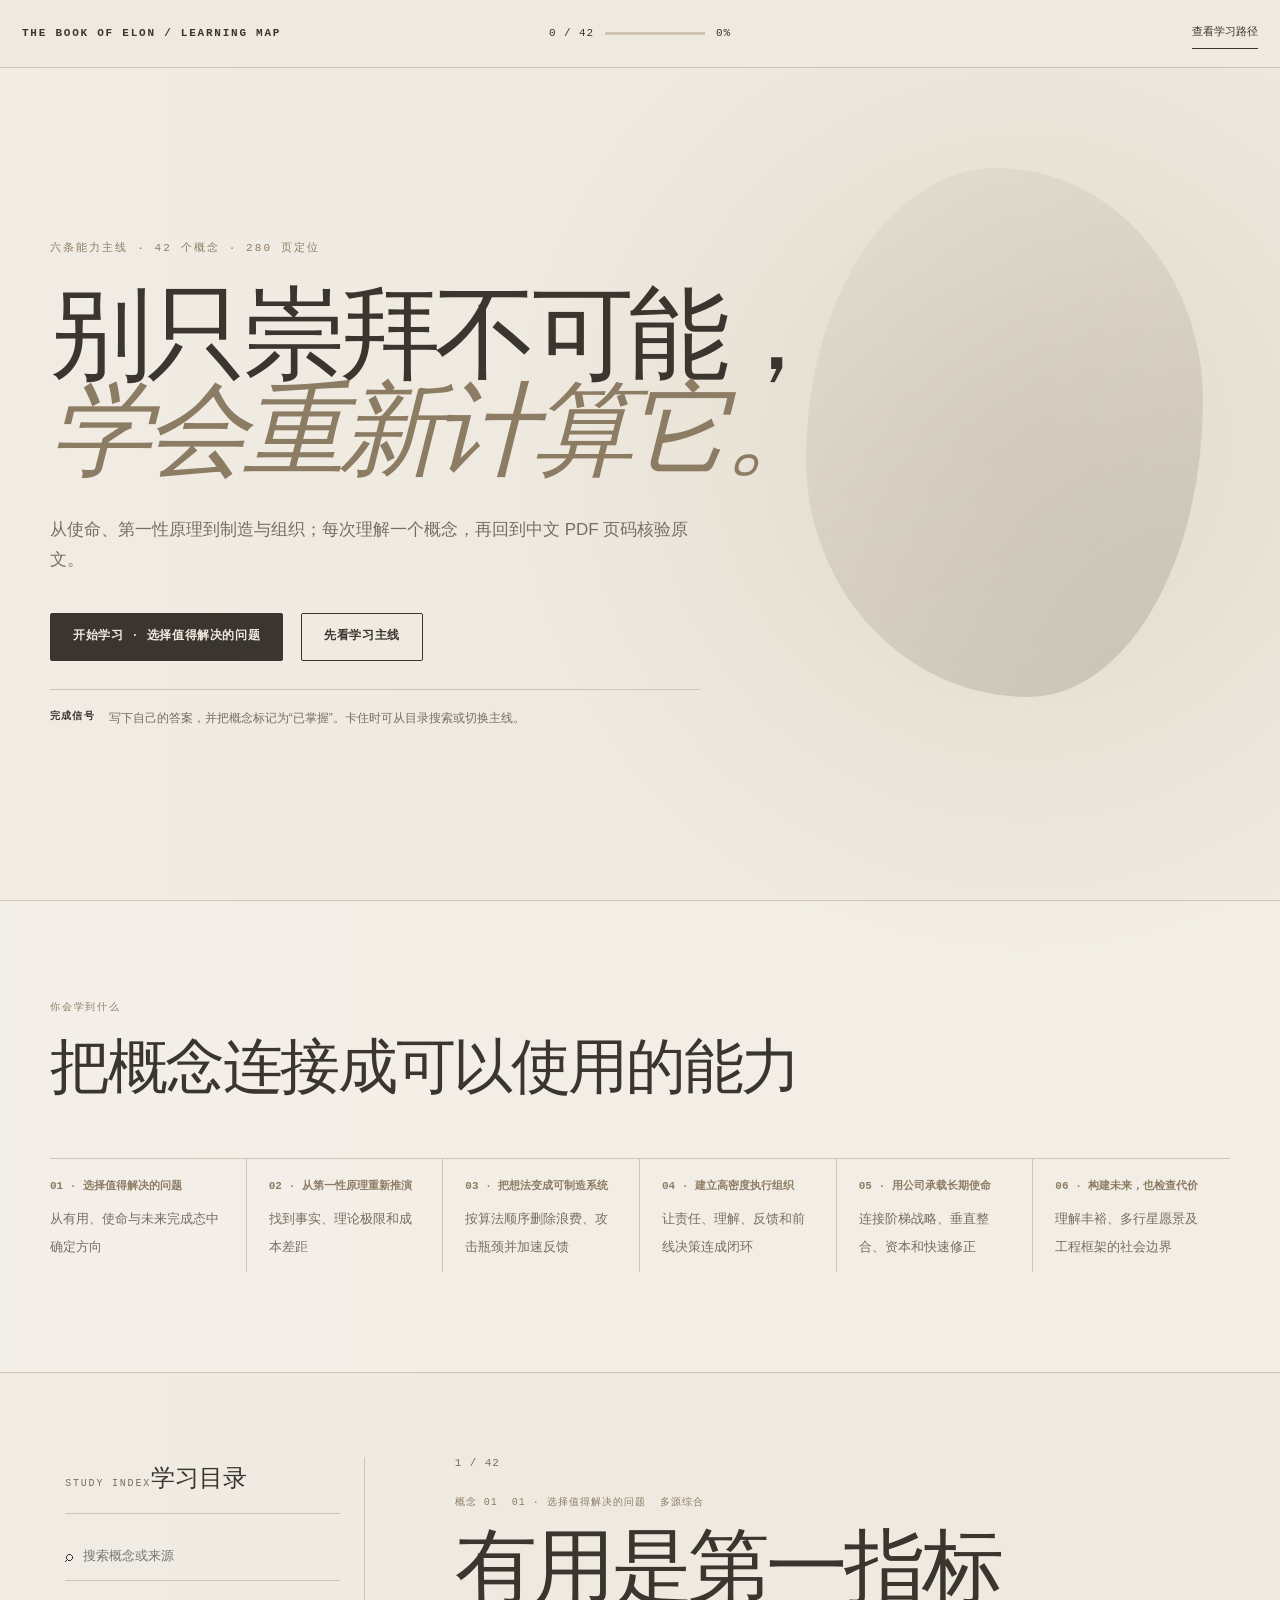
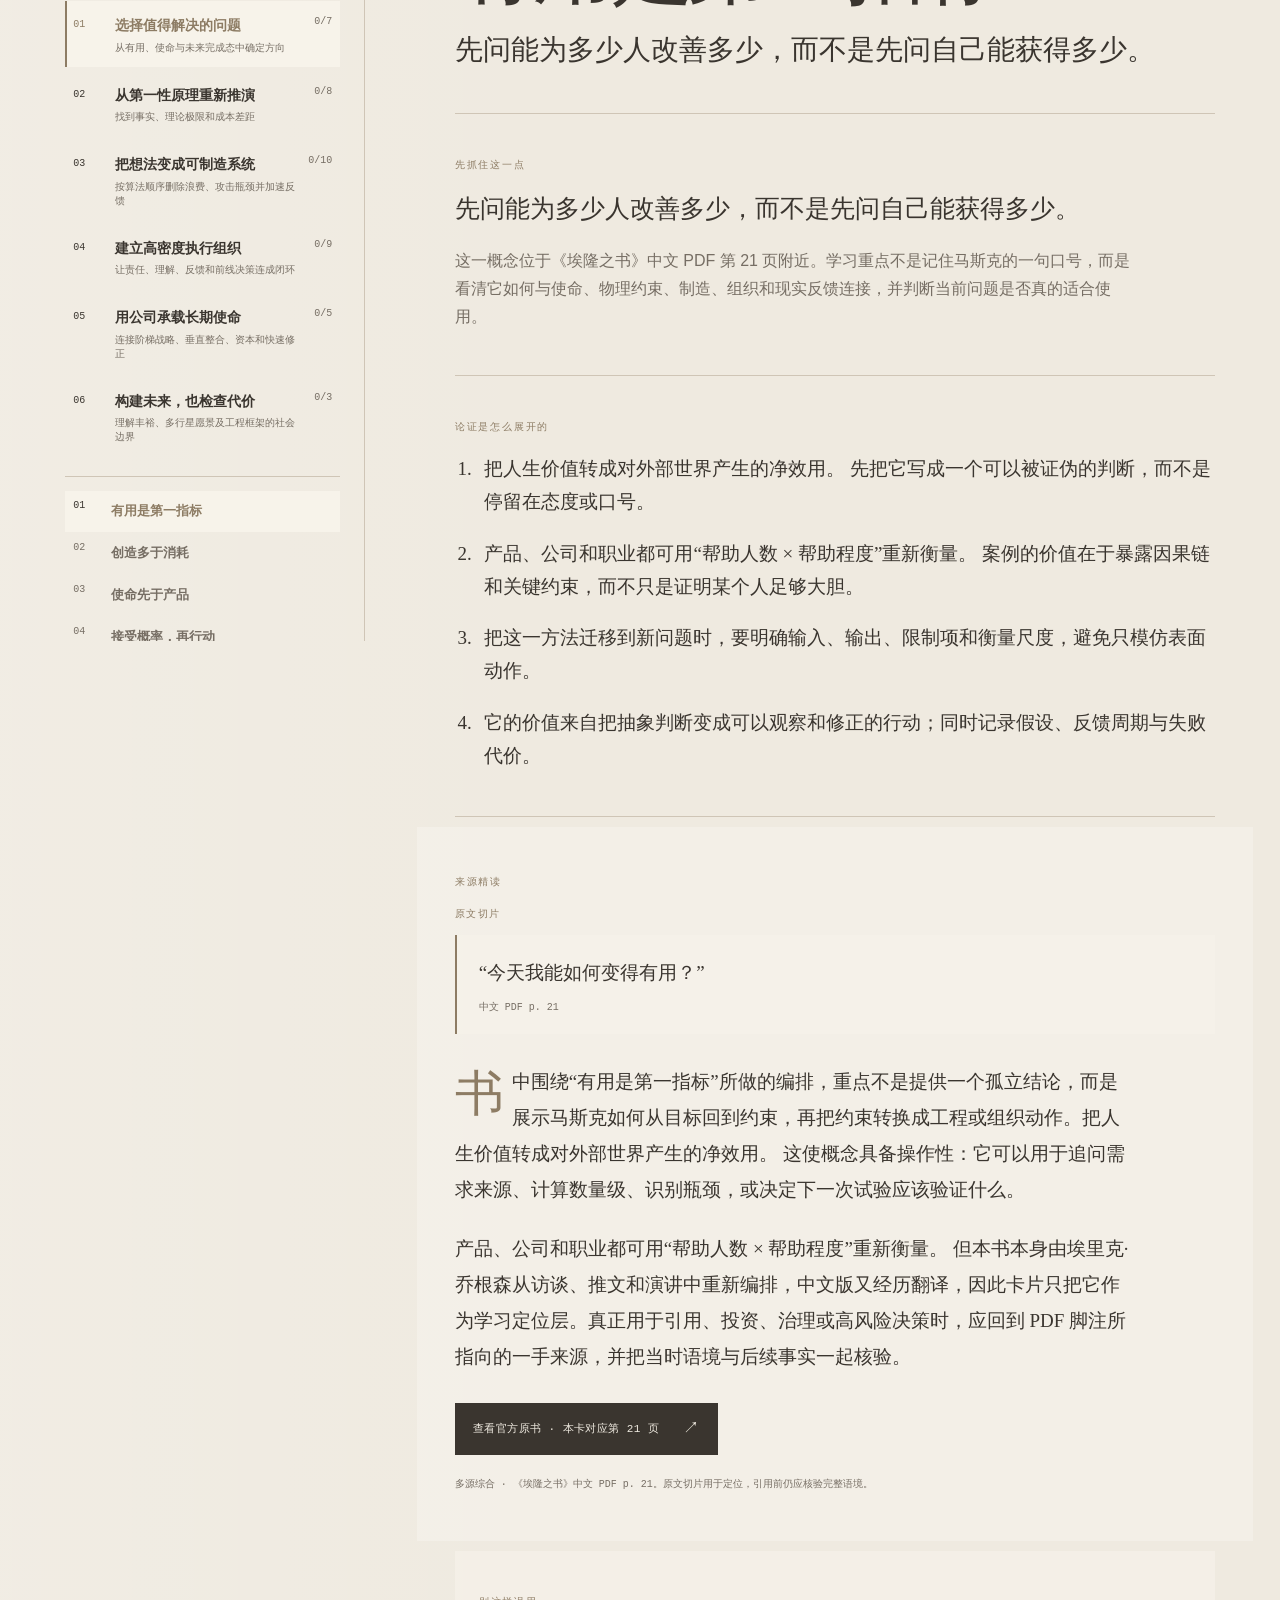
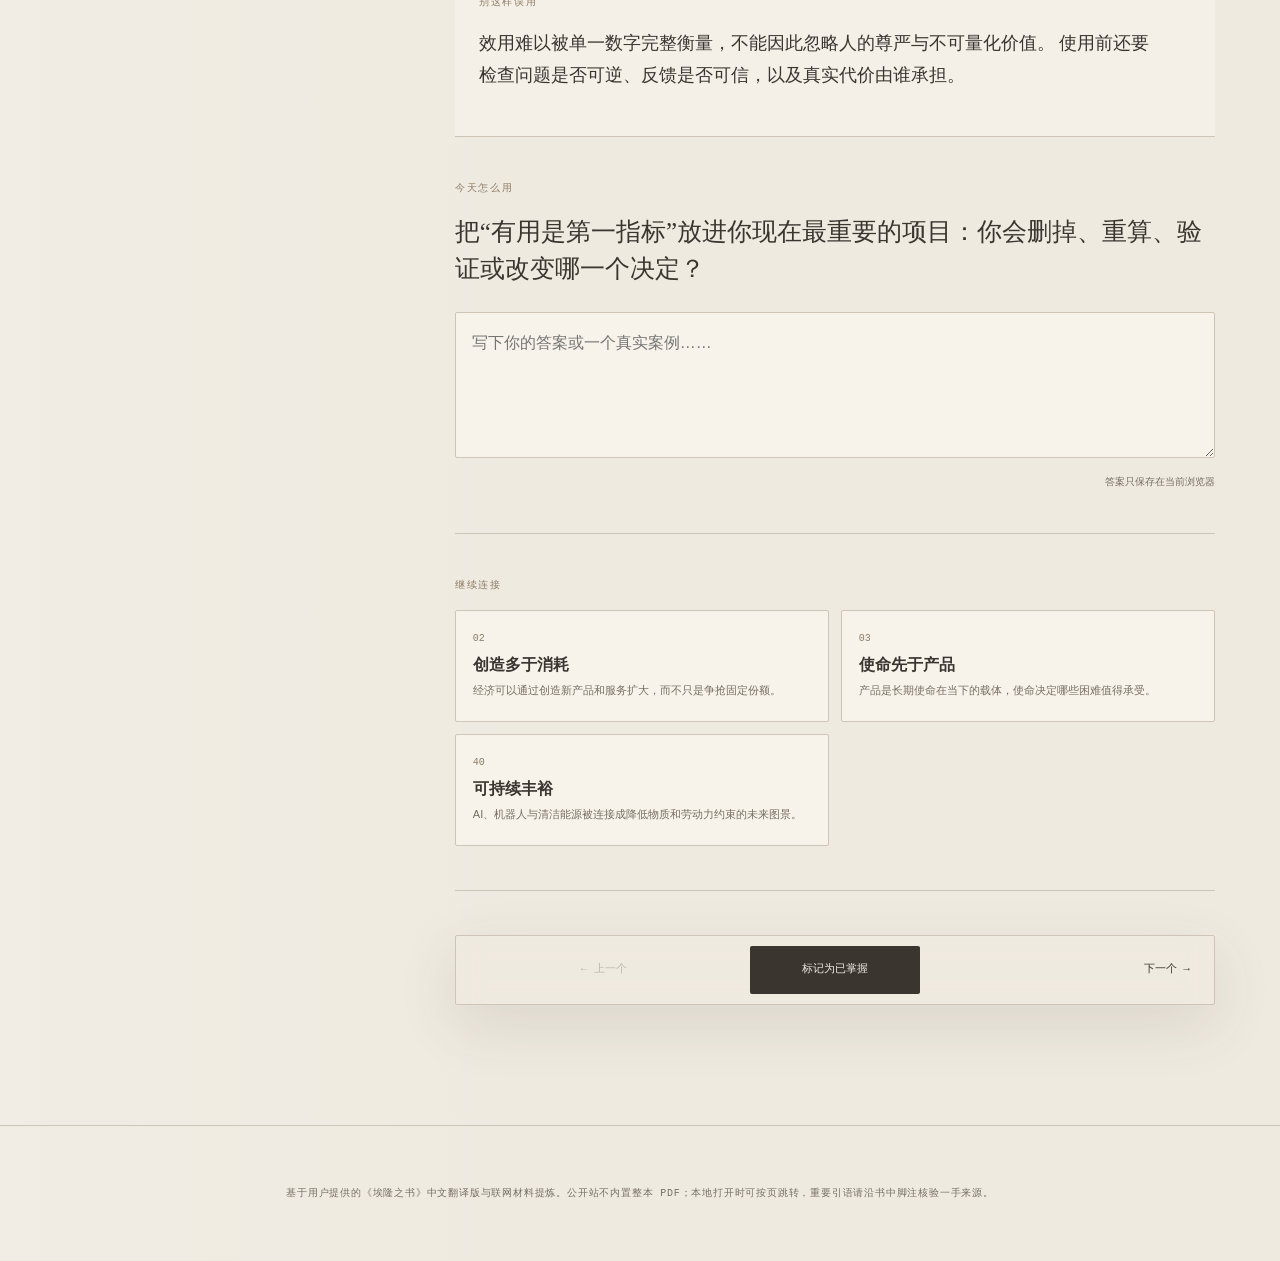
<file: gifts/elon-musk/learning-map/index.html>
<!doctype html>
<html lang="zh-CN">
<head>
  <meta charset="utf-8"><meta name="viewport" content="width=device-width,initial-scale=1,viewport-fit=cover">
  <meta name="color-scheme" content="light"><title>《埃隆之书》学习地图</title>
  <link rel="stylesheet" href="base.css"><link rel="stylesheet" href="theme.css"><link rel="stylesheet" href="tokens.css">
</head>
<body>
  <header class="site-header">
    <a class="brand" href="#top">THE BOOK OF ELON / LEARNING MAP</a>
    <div class="header-progress"><span id="progressText">0 / 42</span><span class="progress-track"><span class="progress-fill" id="progressBar"></span></span><span id="progressPercent">0%</span></div>
    <a class="style-switch" href="#learningPath">查看学习路径</a>
  </header>
  <main id="top">
    <section class="hero page-section">
      <div class="hero-inner">
        <p class="edition">六条能力主线 · 42 个概念 · 280 页定位</p>
        <h1>别只崇拜不可能，<br><em>学会重新计算它。</em></h1>
        <p class="hero-lede">从使命、第一性原理到制造与组织；每次理解一个概念，再回到中文 PDF 页码核验原文。</p>
        <div class="hero-actions"><a class="primary-cta" id="heroPrimary" href="#course">开始学习</a><a class="secondary-cta" href="#learningPath">先看学习主线</a></div>
        <div class="hero-feedback"><b>完成信号</b><span>写下自己的答案，并把概念标记为“已掌握”。卡住时可从目录搜索或切换主线。</span></div>
      </div>
    </section>
    <section class="path-preview" id="learningPath">
      <div class="hero-inner">
        <div class="path-head"><span>你会学到什么</span><h2>把概念连接成可以使用的能力</h2></div>
        <div class="outcome-list" id="outcomeList"></div>
      </div>
    </section>
    <section class="course" id="course">
      <div class="course-shell">
        <aside class="directory" id="directory" aria-label="学习目录">
          <div class="directory-head"><div><span>Study Index</span><b>学习目录</b></div><button class="directory-close" id="closeDirectory" aria-label="关闭目录">×</button></div>
          <label class="search-wrap">⌕ <input id="searchInput" type="search" placeholder="搜索概念或来源"></label>
          <nav class="chapter-menu" id="chapterMenu"></nav><div class="concept-list" id="conceptList"></div>
        </aside>
        <article class="reader" id="reader">
          <div class="reader-top"><button class="mobile-directory-btn" id="openDirectory">目录 · 42 个概念</button><span id="lessonIndex">1 / 42</span></div>
          <div class="lesson" id="lesson"></div>
          <nav class="reader-controls" aria-label="概念翻页"><button id="prevBtn">← 上一个</button><button class="complete-btn" id="completeBtn">标记为已掌握</button><button id="nextBtn">下一个 →</button></nav>
        </article>
      </div>
    </section>
  </main>
  <div class="directory-scrim" id="directoryScrim"></div>
  <footer class="site-footer">基于用户提供的《埃隆之书》中文翻译版与联网材料提炼。公开站不内置整本 PDF；本地打开时可按页跳转，重要引语请沿书中脚注核验一手来源。</footer>
  <script src="data.js"></script><script src="app.js"></script>
</body>
</html>
</file>
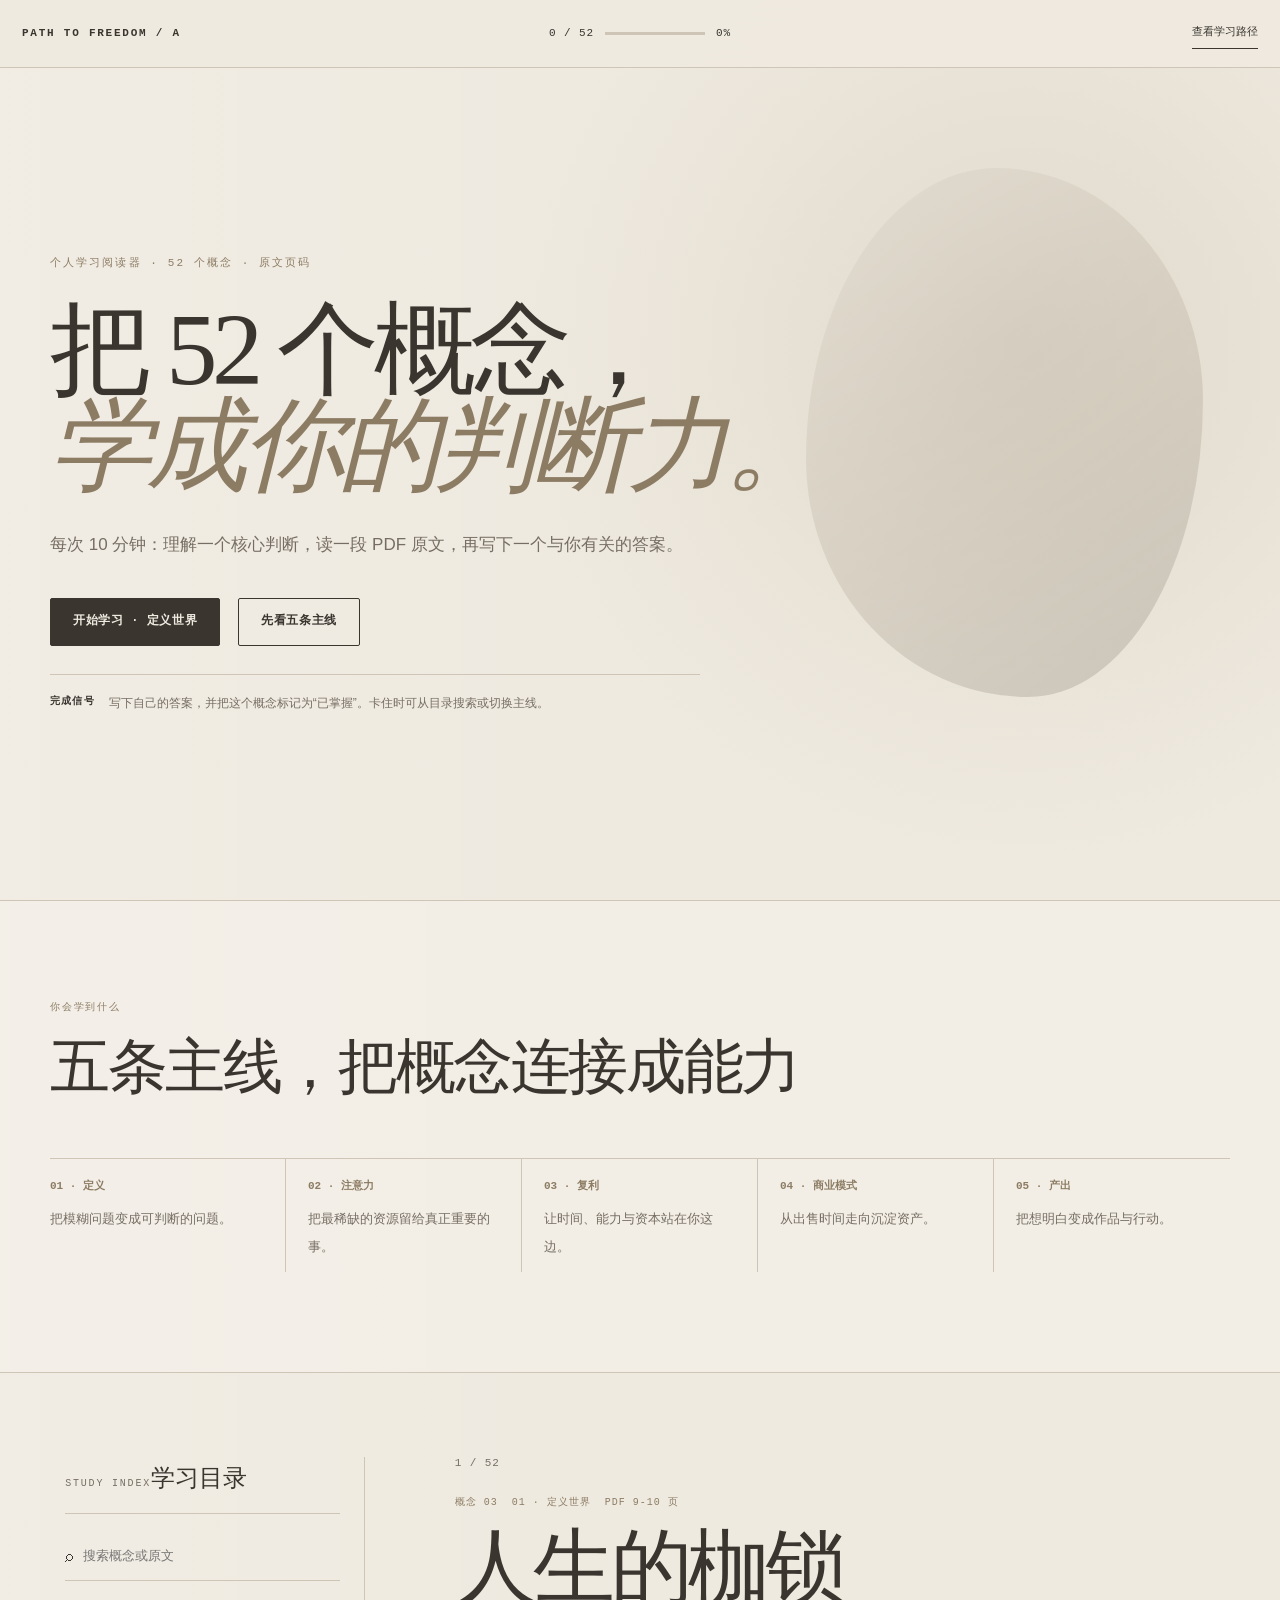
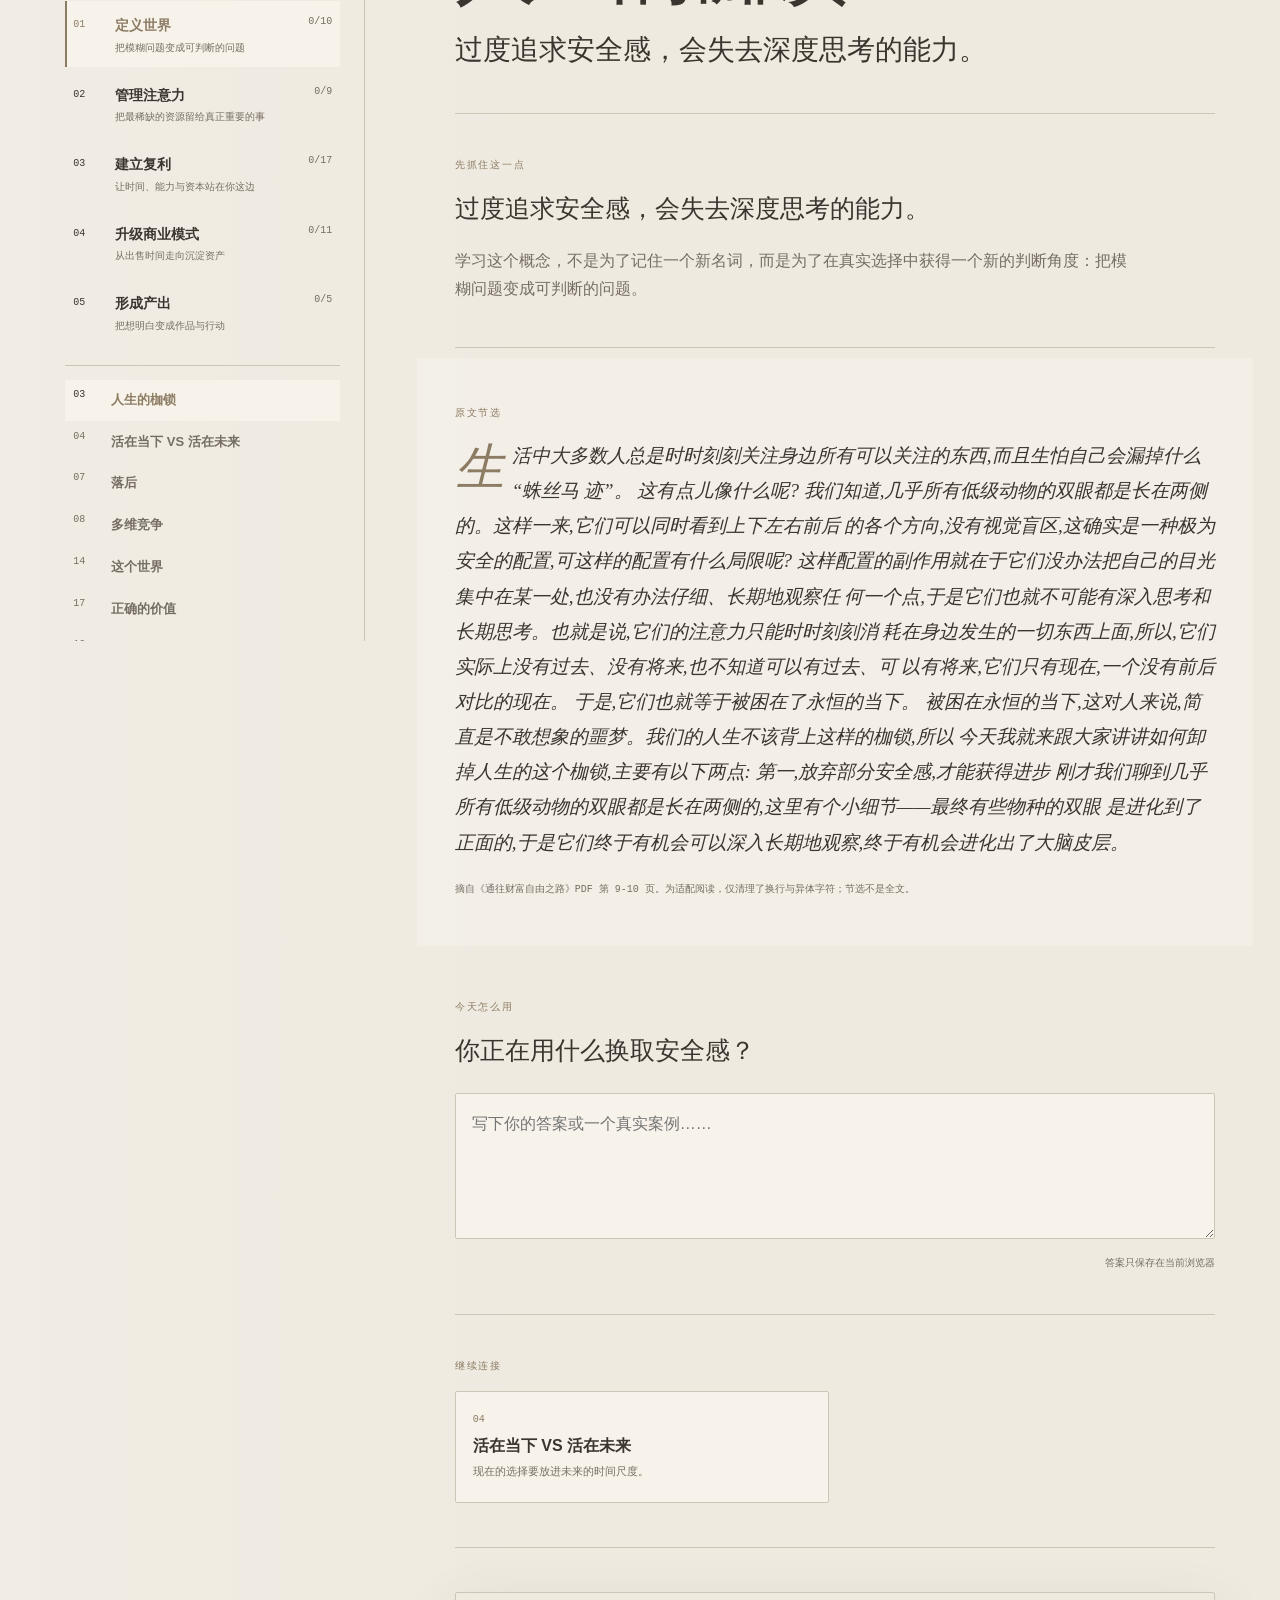
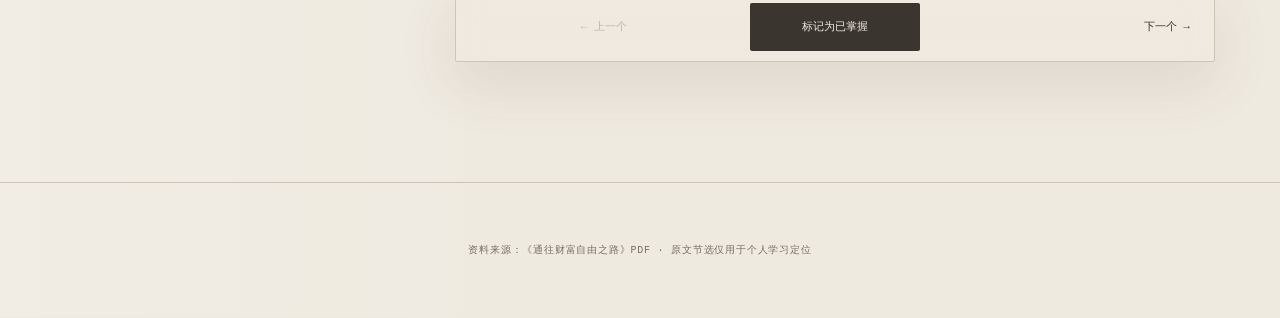
<file: gifts/li-xiaolai/learning-map/index.html>
<!doctype html>
<html lang="zh-CN">
<head>
  <meta charset="utf-8"><meta name="viewport" content="width=device-width,initial-scale=1,viewport-fit=cover">
  <meta name="color-scheme" content="light"><title>李笑来学习地图 · 侘寂米色</title>
  <link rel="stylesheet" href="li-xiaolai-reader-base.css"><link rel="stylesheet" href="li-xiaolai-reader-wabi.css">
</head>
<body>
  <header class="site-header">
    <a class="brand" href="#top">PATH TO FREEDOM / A</a>
    <div class="header-progress"><span id="progressText">0 / 52</span><span class="progress-track"><span class="progress-fill" id="progressBar"></span></span><span id="progressPercent">0%</span></div>
    <a class="style-switch" href="#learningPath">查看学习路径</a>
  </header>
  <main id="top">
    <section class="hero page-section">
      <div class="hero-inner">
        <p class="edition">个人学习阅读器 · 52 个概念 · 原文页码</p>
        <h1>把 52 个概念，<br><em>学成你的判断力。</em></h1>
        <p class="hero-lede">每次 10 分钟：理解一个核心判断，读一段 PDF 原文，再写下一个与你有关的答案。</p>
        <div class="hero-actions"><a class="primary-cta" id="heroPrimary" href="#course">开始学习 · 定义世界</a><a class="secondary-cta" href="#learningPath">先看五条主线</a></div>
        <div class="hero-feedback"><b>完成信号</b><span>写下自己的答案，并把这个概念标记为“已掌握”。卡住时可从目录搜索或切换主线。</span></div>
      </div>
    </section>
    <section class="path-preview" id="learningPath">
      <div class="hero-inner">
        <div class="path-head"><span>你会学到什么</span><h2>五条主线，把概念连接成能力</h2></div>
        <div class="outcome-list">
          <div class="outcome"><b>01 · 定义</b><span>把模糊问题变成可判断的问题。</span></div>
          <div class="outcome"><b>02 · 注意力</b><span>把最稀缺的资源留给真正重要的事。</span></div>
          <div class="outcome"><b>03 · 复利</b><span>让时间、能力与资本站在你这边。</span></div>
          <div class="outcome"><b>04 · 商业模式</b><span>从出售时间走向沉淀资产。</span></div>
          <div class="outcome"><b>05 · 产出</b><span>把想明白变成作品与行动。</span></div>
        </div>
      </div>
    </section>
    <section class="course" id="course">
      <div class="course-shell">
        <aside class="directory" id="directory" aria-label="学习目录">
          <div class="directory-head"><div><span>Study Index</span><b>学习目录</b></div><button class="directory-close" id="closeDirectory" aria-label="关闭目录">×</button></div>
          <label class="search-wrap">⌕ <input id="searchInput" type="search" placeholder="搜索概念或原文"></label>
          <nav class="chapter-menu" id="chapterMenu"></nav><div class="concept-list" id="conceptList"></div>
        </aside>
        <article class="reader" id="reader">
          <div class="reader-top"><button class="mobile-directory-btn" id="openDirectory">目录 · 52 个概念</button><span id="lessonIndex">1 / 52</span></div>
          <div class="lesson" id="lesson"></div>
          <nav class="reader-controls" aria-label="概念翻页"><button id="prevBtn">← 上一个</button><button class="complete-btn" id="completeBtn">标记为已掌握</button><button id="nextBtn">下一个 →</button></nav>
        </article>
      </div>
    </section>
  </main>
  <div class="directory-scrim" id="directoryScrim"></div>
  <footer class="site-footer">资料来源：《通往财富自由之路》PDF · 原文节选仅用于个人学习定位</footer>
  <script src="li-xiaolai-learning-data-v4.js"></script><script src="li-xiaolai-learning-reader.js"></script>
</body>
</html>
</file>
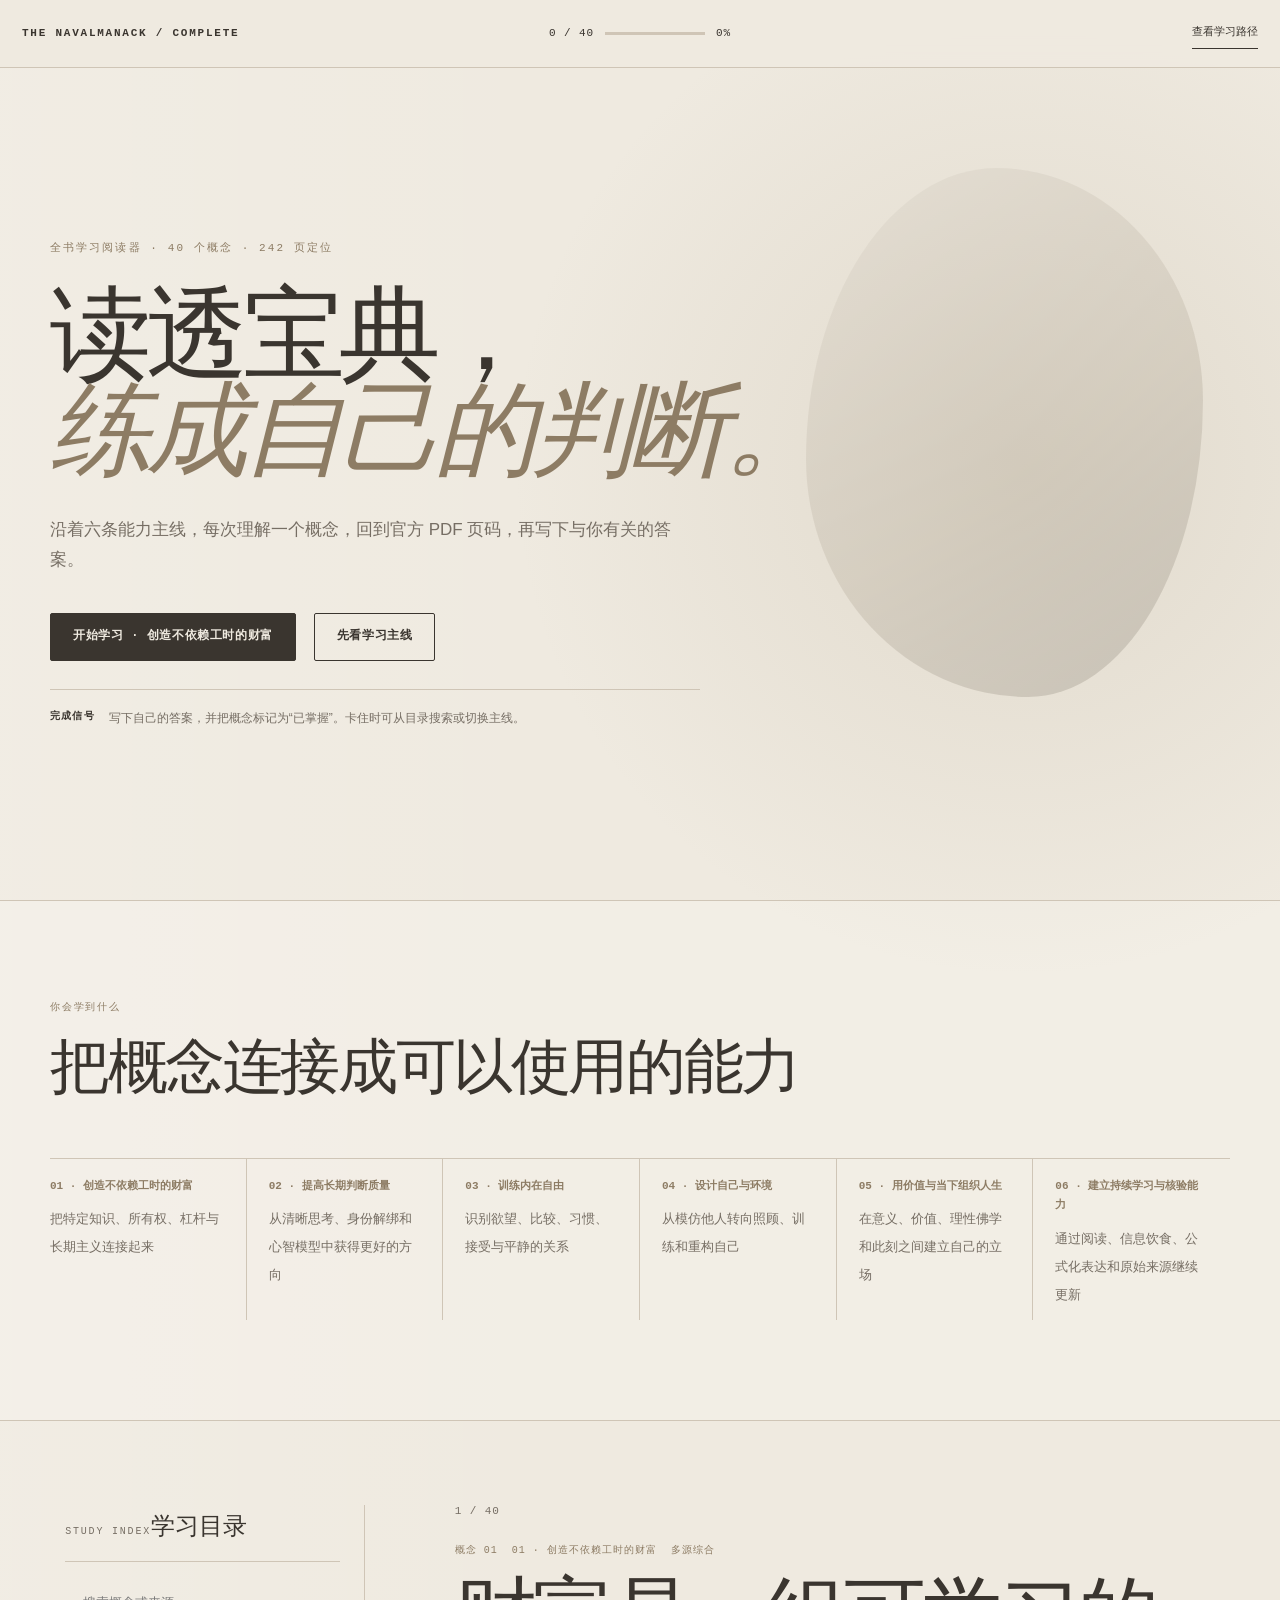
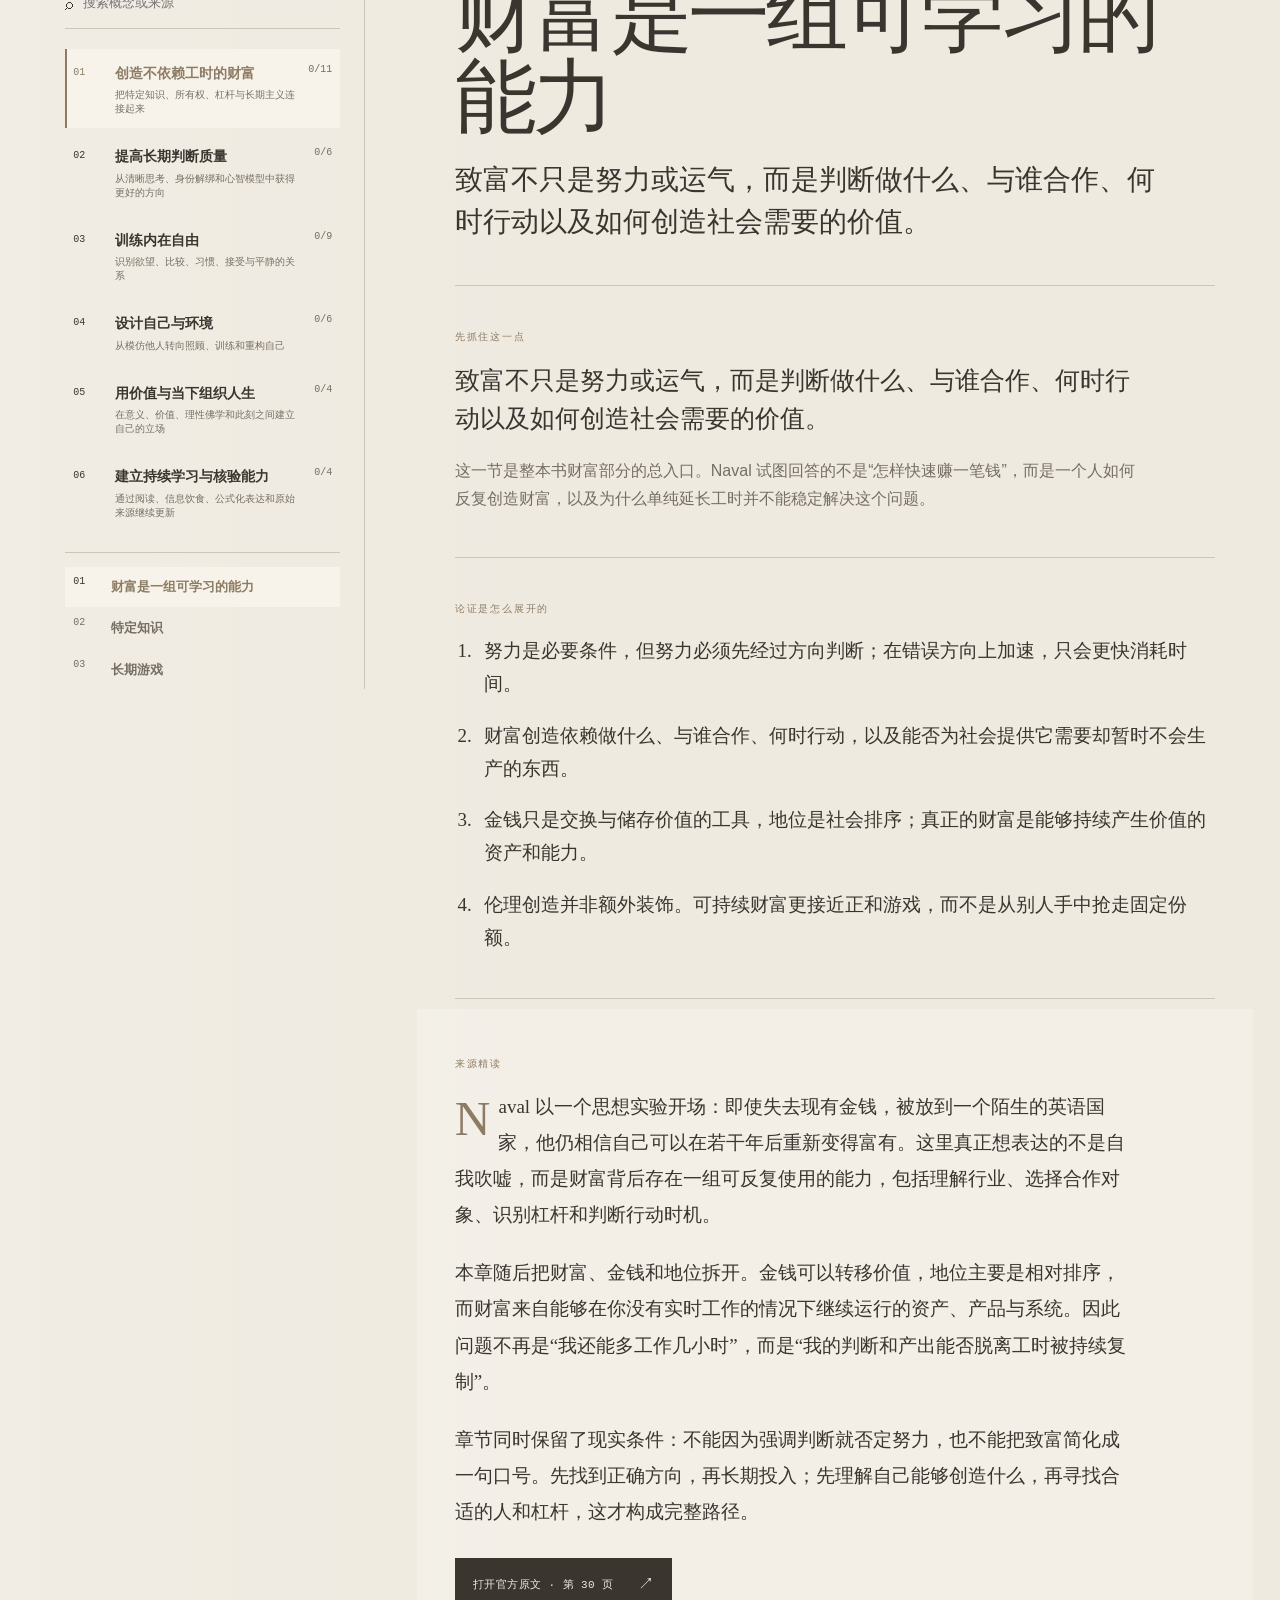
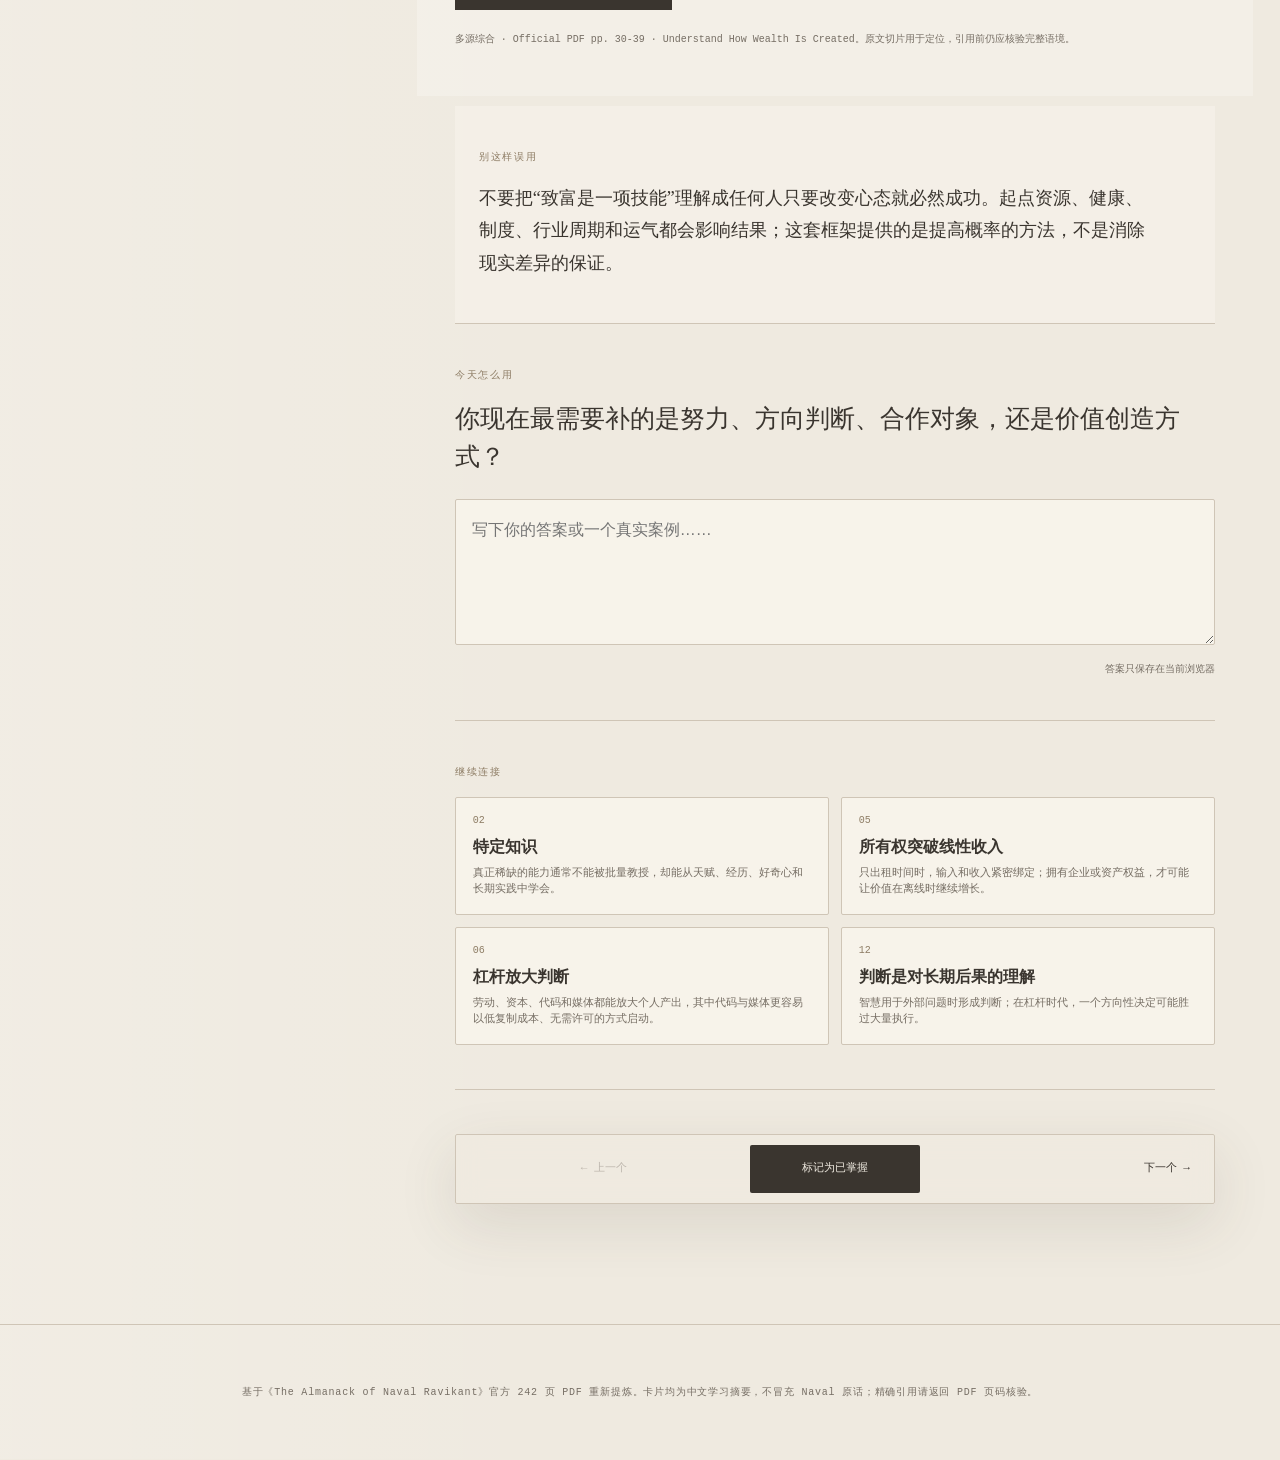
<file: gifts/naval/learning-map/index.html>
<!doctype html>
<html lang="zh-CN">
<head>
  <meta charset="utf-8"><meta name="viewport" content="width=device-width,initial-scale=1,viewport-fit=cover">
  <meta name="color-scheme" content="light"><title>《纳瓦尔宝典》全书学习地图</title>
  <link rel="stylesheet" href="base.css"><link rel="stylesheet" href="theme.css"><link rel="stylesheet" href="tokens.css">
</head>
<body>
  <header class="site-header">
    <a class="brand" href="#top">THE NAVALMANACK / COMPLETE</a>
    <div class="header-progress"><span id="progressText">0 / 40</span><span class="progress-track"><span class="progress-fill" id="progressBar"></span></span><span id="progressPercent">0%</span></div>
    <a class="style-switch" href="#learningPath">查看学习路径</a>
  </header>
  <main id="top">
    <section class="hero page-section">
      <div class="hero-inner">
        <p class="edition">全书学习阅读器 · 40 个概念 · 242 页定位</p>
        <h1>读透宝典，<br><em>练成自己的判断。</em></h1>
        <p class="hero-lede">沿着六条能力主线，每次理解一个概念，回到官方 PDF 页码，再写下与你有关的答案。</p>
        <div class="hero-actions"><a class="primary-cta" id="heroPrimary" href="#course">开始学习</a><a class="secondary-cta" href="#learningPath">先看学习主线</a></div>
        <div class="hero-feedback"><b>完成信号</b><span>写下自己的答案，并把概念标记为“已掌握”。卡住时可从目录搜索或切换主线。</span></div>
      </div>
    </section>
    <section class="path-preview" id="learningPath">
      <div class="hero-inner">
        <div class="path-head"><span>你会学到什么</span><h2>把概念连接成可以使用的能力</h2></div>
        <div class="outcome-list" id="outcomeList"></div>
      </div>
    </section>
    <section class="course" id="course">
      <div class="course-shell">
        <aside class="directory" id="directory" aria-label="学习目录">
          <div class="directory-head"><div><span>Study Index</span><b>学习目录</b></div><button class="directory-close" id="closeDirectory" aria-label="关闭目录">×</button></div>
          <label class="search-wrap">⌕ <input id="searchInput" type="search" placeholder="搜索概念或来源"></label>
          <nav class="chapter-menu" id="chapterMenu"></nav><div class="concept-list" id="conceptList"></div>
        </aside>
        <article class="reader" id="reader">
          <div class="reader-top"><button class="mobile-directory-btn" id="openDirectory">目录 · 40 个概念</button><span id="lessonIndex">1 / 40</span></div>
          <div class="lesson" id="lesson"></div>
          <nav class="reader-controls" aria-label="概念翻页"><button id="prevBtn">← 上一个</button><button class="complete-btn" id="completeBtn">标记为已掌握</button><button id="nextBtn">下一个 →</button></nav>
        </article>
      </div>
    </section>
  </main>
  <div class="directory-scrim" id="directoryScrim"></div>
  <footer class="site-footer">基于《The Almanack of Naval Ravikant》官方 242 页 PDF 重新提炼。卡片均为中文学习摘要，不冒充 Naval 原话；精确引用请返回 PDF 页码核验。</footer>
  <script src="data.js"></script><script src="app.js"></script>
</body>
</html>
</file>
<file: gifts/elon-musk/learning-map/base.css>
*{box-sizing:border-box}
html{scroll-behavior:smooth;overflow-x:hidden}
body{margin:0;max-width:100%;overflow-x:hidden;background:var(--bg);color:var(--ink);font-family:var(--body);line-height:1.75;-webkit-font-smoothing:antialiased}
button,input,textarea{font:inherit;color:inherit}
button,a{ -webkit-tap-highlight-color:transparent }
button{cursor:pointer}
a{color:inherit;text-decoration:none}
::selection{background:var(--accent);color:var(--accent-ink)}
.site-header{height:68px;display:grid;grid-template-columns:1fr auto 1fr;align-items:center;padding:0 max(22px,calc((100vw - 1240px)/2));position:sticky;top:0;z-index:60;background:color-mix(in srgb,var(--bg) 92%,transparent);backdrop-filter:blur(14px);border-bottom:1px solid var(--line)}
.brand{font-family:var(--label);font-size:11px;letter-spacing:.16em;text-transform:uppercase;font-weight:700}
.header-progress{display:flex;align-items:center;gap:11px;font-family:var(--label);font-size:11px;letter-spacing:.08em}
.progress-track{width:100px;height:3px;background:var(--line);overflow:hidden}.progress-fill{height:100%;width:0;background:var(--accent);transition:width .35s ease}
.style-switch{justify-self:end;font-family:var(--label);font-size:11px;border-bottom:1px solid currentColor;padding:5px 0}
.page-section{min-height:calc(100svh - 68px);display:flex;align-items:center}
.hero-inner{width:min(1180px,calc(100% - 48px));margin:0 auto;padding:80px 0}
.edition{font-family:var(--label);font-size:11px;letter-spacing:.19em;text-transform:uppercase;color:var(--accent);margin:0 0 28px}
.hero h1{font-family:var(--display);font-size:clamp(54px,8vw,114px);font-weight:var(--display-weight);line-height:.94;letter-spacing:-.055em;max-width:1000px;margin:0}
.hero h1 em{color:var(--accent);font-style:var(--em-style)}
.hero-lede{font-size:17px;max-width:650px;color:var(--muted);margin:36px 0 0}
.hero-actions{display:flex;align-items:center;gap:18px;margin-top:38px}
.primary-cta,.secondary-cta{min-height:48px;display:inline-flex;align-items:center;justify-content:center;padding:0 22px;border:1px solid var(--ink);font-family:var(--label);font-size:12px;font-weight:700;letter-spacing:.05em}
.primary-cta{background:var(--ink);color:var(--bg)}
.secondary-cta{background:transparent}
.outcome-list{display:grid;grid-template-columns:repeat(var(--path-count,5),1fr);gap:0;margin-top:72px;border-top:1px solid var(--line)}
.outcome{padding:18px 22px 12px 0;border-right:1px solid var(--line);min-height:100px}.outcome:last-child{border-right:0;padding-left:22px}.outcome:not(:first-child){padding-left:22px}
.outcome b{display:block;font-family:var(--label);font-size:11px;color:var(--accent);margin-bottom:8px}.outcome span{font-size:13px;color:var(--muted);line-height:1.55}
.course{min-height:100svh;padding:84px 0 120px;position:relative}
.course-shell{width:min(1180px,calc(100% - 48px));margin:0 auto;display:grid;grid-template-columns:300px minmax(0,760px);gap:clamp(46px,7vw,110px);justify-content:center;align-items:start}
.directory{position:sticky;top:92px;max-height:calc(100svh - 116px);overflow:auto;padding-right:8px;scrollbar-width:thin;scrollbar-color:var(--line) transparent}
.directory-head{display:flex;align-items:end;justify-content:space-between;border-bottom:1px solid var(--line);padding-bottom:14px;margin-bottom:18px}
.directory-head span{font-family:var(--label);font-size:10px;letter-spacing:.18em;text-transform:uppercase;color:var(--muted)}
.directory-head b{font-family:var(--display);font-size:24px;font-weight:var(--display-weight)}
.directory-close{display:none;border:0;background:transparent;font-size:28px;padding:8px}
.search-wrap{display:flex;align-items:center;gap:8px;border-bottom:1px solid var(--line);padding:10px 0;margin-bottom:20px}.search-wrap input{width:100%;border:0;background:transparent;outline:0;font-size:13px}.search-wrap:focus-within{border-color:var(--accent)}
.chapter-menu{display:flex;flex-direction:column;gap:4px}
.chapter-item{width:100%;display:grid;grid-template-columns:32px 1fr auto;gap:10px;align-items:start;border:0;background:transparent;text-align:left;padding:12px 8px;transition:background .2s ease,color .2s ease}
.chapter-item:hover,.chapter-item.active{background:var(--surface);color:var(--accent)}
.chapter-no{font-family:var(--label);font-size:10px;padding-top:3px}.chapter-item b{display:block;font-size:14px}.chapter-item small{display:block;color:var(--muted);font-size:10px;line-height:1.4;margin-top:3px}.chapter-item em{font:normal 10px var(--label);color:var(--muted);padding-top:3px}
.concept-list{margin-top:20px;padding-top:14px;border-top:1px solid var(--line);display:flex;flex-direction:column;gap:1px}
.concept-item{width:100%;display:grid;grid-template-columns:30px 1fr 18px;gap:8px;border:0;background:transparent;text-align:left;padding:9px 8px;color:var(--muted)}
.concept-item span{font:10px var(--label)}.concept-item b{font-size:13px}.concept-item i{font-style:normal;color:var(--accent)}
.concept-item:hover,.concept-item.active{color:var(--ink);background:var(--surface)}.concept-item.active b{color:var(--accent)}
.empty{padding:20px 8px;color:var(--muted);font-size:12px}
.reader{min-width:0}
.reader-top{display:flex;align-items:center;justify-content:space-between;margin-bottom:26px;color:var(--muted);font:11px var(--label);letter-spacing:.08em}
.mobile-directory-btn{display:none;border:1px solid var(--line);background:var(--surface);min-height:44px;padding:0 14px}
.lesson{animation:lessonIn .35s ease}
@keyframes lessonIn{from{opacity:.35;transform:translateY(8px)}to{opacity:1;transform:none}}
.lesson-head{padding-bottom:42px;border-bottom:1px solid var(--line)}
.lesson-meta{display:flex;gap:14px;flex-wrap:wrap;color:var(--accent);font:10px var(--label);letter-spacing:.1em;text-transform:uppercase}
.lesson-head h1{font-family:var(--display);font-size:clamp(48px,7vw,82px);line-height:1;letter-spacing:-.05em;margin:18px 0 20px;font-weight:var(--display-weight)}
.lesson-lede{font-family:var(--reading);font-size:clamp(20px,2.4vw,28px);line-height:1.5;margin:0;max-width:700px}
.lesson-section{padding:44px 0;border-bottom:1px solid var(--line)}
.section-label{font:10px var(--label);letter-spacing:.18em;text-transform:uppercase;color:var(--accent);margin-bottom:18px}
.lesson-section p{font-size:16px;color:var(--muted);margin:0;max-width:680px}.key-sentence{font-family:var(--reading);font-size:25px!important;line-height:1.55;color:var(--ink)!important;margin-bottom:18px!important}
blockquote{font-family:var(--reading);font-size:19px;line-height:1.85;margin:0;color:var(--ink)}
.argument-list{margin:0;padding:0 0 0 1.35em;display:grid;gap:18px}.argument-list li{padding-left:8px;font-family:var(--reading);font-size:19px;line-height:1.75}.source-excerpts{display:grid;gap:14px;margin:0 0 30px}.source-excerpt-label{font:10px var(--label);letter-spacing:.14em;color:var(--accent)}.source-excerpts blockquote{position:relative;padding:20px 24px;background:color-mix(in srgb,var(--surface) 72%,transparent);box-shadow:inset 2px 0 var(--accent)}.source-excerpts cite{display:block;margin-top:10px;color:var(--muted);font:10px var(--label);font-style:normal}.source-digest{display:grid;gap:22px}.source-digest p{margin:0!important;color:var(--ink)!important;font-family:var(--reading);font-size:19px!important;line-height:1.9}.source-open{display:inline-flex;align-items:center;justify-content:space-between;gap:24px;min-height:52px;margin-top:28px;padding:0 18px;background:var(--ink);color:var(--bg);font:11px var(--label);letter-spacing:.04em;text-decoration:none}.source-open:hover{background:var(--accent);color:var(--accent-ink)}.source-open:active{transform:translateY(1px)}.source-open span{font-size:16px}.boundary-section{background:color-mix(in srgb,var(--surface) 70%,transparent);padding-left:24px;padding-right:24px}.boundary-section p{color:var(--ink)!important;font-family:var(--reading);font-size:18px!important;line-height:1.8}
.source-note{margin-top:22px;font:10px var(--label);line-height:1.6;color:var(--muted)}
.practice-question{font-family:var(--reading);font-size:25px;line-height:1.5;margin-bottom:24px}
textarea{width:100%;resize:vertical;border:1px solid var(--line);background:var(--surface);padding:16px;outline:0;min-height:120px}.practice-section textarea:focus{border-color:var(--accent)}
.note-status{text-align:right;color:var(--muted);font:10px var(--label);margin-top:8px}
.related-links{display:grid;grid-template-columns:repeat(2,1fr);gap:12px}.related-links button{border:1px solid var(--line);background:var(--surface);padding:17px;text-align:left;min-height:112px}.related-links small{display:block;color:var(--accent);font:10px var(--label)}.related-links b{display:block;margin:7px 0 4px}.related-links span{display:block;color:var(--muted);font-size:11px;line-height:1.45}
.reader-controls{position:sticky;bottom:18px;z-index:20;display:grid;grid-template-columns:1fr auto 1fr;gap:8px;align-items:center;margin-top:44px;padding:10px;background:color-mix(in srgb,var(--bg) 88%,transparent);backdrop-filter:blur(14px);border:1px solid var(--line);box-shadow:var(--shadow)}
.reader-controls button{border:0;background:transparent;min-height:48px;padding:0 14px;font-family:var(--label);font-size:11px}.reader-controls button:disabled{opacity:.28;cursor:not-allowed}.reader-controls button:last-child{text-align:right}.complete-btn{background:var(--ink)!important;color:var(--bg);min-width:170px}.complete-btn.done{background:var(--accent)!important;color:var(--accent-ink)}
.directory-scrim{display:none}
.site-footer{padding:60px 24px;text-align:center;color:var(--muted);font:10px var(--label);letter-spacing:.08em;border-top:1px solid var(--line)}
button:focus-visible,a:focus-visible,input:focus-visible,textarea:focus-visible{outline:3px solid color-mix(in srgb,var(--accent) 25%,transparent);outline-offset:3px}
@media(max-width:820px){
  .site-header{height:60px;grid-template-columns:1fr auto;padding:0 18px}.header-progress{display:none}.style-switch{font-size:10px}.brand{font-size:9px}
  .page-section{min-height:calc(100svh - 60px)}.hero-inner{width:100%;padding:62px 20px 52px}.hero h1{font-size:clamp(46px,14vw,68px);line-height:.98}.hero-lede{font-size:15px;line-height:1.8}.hero-actions{align-items:stretch;flex-direction:column}.primary-cta,.secondary-cta{width:100%}
  .outcome-list{display:flex;overflow-x:auto;scroll-snap-type:x mandatory;gap:12px;border:0;margin:52px -20px 0;padding:0 20px 16px;scrollbar-width:none}.outcome-list::-webkit-scrollbar{display:none}.outcome{flex:0 0 76vw;scroll-snap-align:center;border:1px solid var(--line)!important;padding:18px!important;min-height:112px;background:var(--surface)}
  .course{padding:34px 0 104px}.course-shell{width:100%;display:block}.reader{padding:0 20px}.reader-top{position:sticky;top:60px;z-index:25;margin:0 -20px 24px;padding:10px 20px;background:color-mix(in srgb,var(--bg) 92%,transparent);backdrop-filter:blur(12px);border-bottom:1px solid var(--line)}.mobile-directory-btn{display:inline-flex;align-items:center}
  .directory{position:fixed;z-index:100;inset:60px 0 0;max-height:none;transform:translateY(105%);transition:transform .32s cubic-bezier(.22,1,.36,1);background:var(--bg);padding:22px 20px calc(32px + env(safe-area-inset-bottom));overflow:auto}.directory.open{transform:translateY(0)}.directory-close{display:block}.directory-scrim{display:block;position:fixed;z-index:90;inset:0;background:rgba(15,13,10,.28);opacity:0;pointer-events:none;transition:opacity .25s}.directory-scrim.open{opacity:1;pointer-events:auto}.directory-open{overflow:hidden}
  .lesson-head{padding-bottom:32px}.lesson-head h1{font-size:48px}.lesson-lede{font-size:20px}.lesson-section{padding:34px 0}.key-sentence,.practice-question{font-size:21px!important}blockquote{font-size:17px}.lesson-section p{font-size:15px}.argument-list li,.source-digest p{font-size:17px!important}.source-excerpts blockquote{padding:18px}.source-open{width:100%;min-height:56px}.boundary-section{margin-left:-20px;margin-right:-20px;padding-left:20px;padding-right:20px}.related-links{grid-template-columns:1fr}
  .reader-controls{display:none;position:fixed;left:0;right:0;bottom:0;margin:0;border-left:0;border-right:0;border-bottom:0;padding:8px 12px calc(8px + env(safe-area-inset-bottom));grid-template-columns:64px 1fr 64px}.course-active .reader-controls{display:grid}.reader-controls button{padding:0 6px}.complete-btn{min-width:0}.site-footer{padding-bottom:100px}
}
@media(prefers-reduced-motion:reduce){*,*::before,*::after{scroll-behavior:auto!important;animation:none!important;transition:none!important}}
</file>
<file: gifts/elon-musk/learning-map/theme.css>
:root{--bg:#EFEAE0;--surface:#F7F3EA;--ink:#3A352F;--muted:#766E64;--line:#CFC5B6;--accent:#8D7C64;--accent-ink:#FFFDF8;--display:Georgia,"Songti SC","STSong",serif;--reading:Georgia,"Songti SC","STSong",serif;--body:-apple-system,BlinkMacSystemFont,"PingFang SC","Microsoft YaHei",sans-serif;--label:"SFMono-Regular",Menlo,monospace;--display-weight:400;--em-style:italic;--shadow:0 20px 60px rgba(74,62,48,.12)}
body{background-image:radial-gradient(circle at 80% 10%,rgba(168,153,126,.20),transparent 32rem),linear-gradient(90deg,rgba(255,255,255,.12),transparent 45%)}
.hero{position:relative}.hero::after{content:"";position:absolute;right:6%;top:12%;width:min(31vw,410px);aspect-ratio:3/4;border-radius:48% 52% 44% 56%/55% 44% 56% 45%;background:linear-gradient(145deg,#D8CFC0,#A8997E 56%,#6B6253);opacity:.24;filter:saturate(.7);z-index:-1}.hero h1{max-width:900px}.hero h1 em{font-weight:400}.primary-cta,.secondary-cta,.reader-controls,.related-links button,textarea{border-radius:2px}.source-section{margin:10px -38px;padding:48px 38px;background:rgba(255,255,255,.22);border:0}.source-digest p:first-child::first-letter{font-size:2.6em;float:left;line-height:.8;margin:10px 8px 0 0;color:var(--accent)}
.directory{border-right:1px solid var(--line);padding-right:24px}.chapter-item.active{box-shadow:inset 2px 0 var(--accent)}.lesson-head h1{font-weight:400}.complete-btn{border-radius:2px}
.source-note a{border-bottom:1px solid currentColor}
.hero-feedback{display:flex;gap:14px;align-items:flex-start;margin-top:28px;max-width:650px;padding-top:18px;border-top:1px solid var(--line);font-size:12px;color:var(--muted)}.hero-feedback b{flex:none;color:var(--ink);font-family:var(--label);font-size:10px;letter-spacing:.12em;text-transform:uppercase}.path-preview{padding:90px 0 100px;background:rgba(255,255,255,.16);border-top:1px solid var(--line);border-bottom:1px solid var(--line)}.path-preview .hero-inner{padding:0}.path-head span{font:10px var(--label);letter-spacing:.18em;text-transform:uppercase;color:var(--accent)}.path-head h2{font:400 clamp(34px,5vw,60px)/1.15 var(--display);letter-spacing:-.04em;margin:14px 0 0;max-width:760px}.path-preview .outcome-list{margin-top:56px;margin-bottom:0}
@media(max-width:820px){.hero::after{right:-18%;top:9%;width:76vw;opacity:.14}.source-section{margin:0 -20px;padding:36px 20px}.directory{border-right:0}.lesson-head h1{font-size:52px}.hero-feedback{font-size:11px;line-height:1.6}.path-preview{padding:64px 0 72px;overflow:hidden}.path-preview .hero-inner{padding:0 20px}.path-head h2{font-size:36px}.path-preview .outcome-list{margin:38px -20px 0}}
</file>
<file: gifts/elon-musk/learning-map/tokens.css>
:root{
  --bg:#EFEAE0;
  --surface:#F7F3EA;
  --ink:#3A352F;
  --muted:#766E64;
  --line:#CFC5B6;
  --accent:#8D7C64;
  --accent-ink:#FFFDF8;
  --display:Georgia, 'Songti SC', 'STSong', serif;
  --reading:Georgia, 'Songti SC', 'STSong', serif;
  --body:-apple-system, BlinkMacSystemFont, 'PingFang SC', 'Microsoft YaHei', sans-serif;
  --label:'SFMono-Regular', Menlo, monospace;
  --display-weight:400;
  --em-style:italic;
  --shadow:0 20px 60px rgba(74,62,48,.12);
  --path-count:6;
}
</file>
<file: gifts/li-xiaolai/learning-map/li-xiaolai-reader-base.css>
*{box-sizing:border-box}
html{scroll-behavior:smooth;overflow-x:hidden}
body{margin:0;max-width:100%;overflow-x:hidden;background:var(--bg);color:var(--ink);font-family:var(--body);line-height:1.75;-webkit-font-smoothing:antialiased}
button,input,textarea{font:inherit;color:inherit}
button,a{ -webkit-tap-highlight-color:transparent }
button{cursor:pointer}
a{color:inherit;text-decoration:none}
::selection{background:var(--accent);color:var(--accent-ink)}
.site-header{height:68px;display:grid;grid-template-columns:1fr auto 1fr;align-items:center;padding:0 max(22px,calc((100vw - 1240px)/2));position:sticky;top:0;z-index:60;background:color-mix(in srgb,var(--bg) 92%,transparent);backdrop-filter:blur(14px);border-bottom:1px solid var(--line)}
.brand{font-family:var(--label);font-size:11px;letter-spacing:.16em;text-transform:uppercase;font-weight:700}
.header-progress{display:flex;align-items:center;gap:11px;font-family:var(--label);font-size:11px;letter-spacing:.08em}
.progress-track{width:100px;height:3px;background:var(--line);overflow:hidden}.progress-fill{height:100%;width:0;background:var(--accent);transition:width .35s ease}
.style-switch{justify-self:end;font-family:var(--label);font-size:11px;border-bottom:1px solid currentColor;padding:5px 0}
.page-section{min-height:calc(100svh - 68px);display:flex;align-items:center}
.hero-inner{width:min(1180px,calc(100% - 48px));margin:0 auto;padding:80px 0}
.edition{font-family:var(--label);font-size:11px;letter-spacing:.19em;text-transform:uppercase;color:var(--accent);margin:0 0 28px}
.hero h1{font-family:var(--display);font-size:clamp(54px,8vw,114px);font-weight:var(--display-weight);line-height:.94;letter-spacing:-.055em;max-width:1000px;margin:0}
.hero h1 em{color:var(--accent);font-style:var(--em-style)}
.hero-lede{font-size:17px;max-width:650px;color:var(--muted);margin:36px 0 0}
.hero-actions{display:flex;align-items:center;gap:18px;margin-top:38px}
.primary-cta,.secondary-cta{min-height:48px;display:inline-flex;align-items:center;justify-content:center;padding:0 22px;border:1px solid var(--ink);font-family:var(--label);font-size:12px;font-weight:700;letter-spacing:.05em}
.primary-cta{background:var(--ink);color:var(--bg)}
.secondary-cta{background:transparent}
.outcome-list{display:grid;grid-template-columns:repeat(5,1fr);gap:0;margin-top:72px;border-top:1px solid var(--line)}
.outcome{padding:18px 22px 12px 0;border-right:1px solid var(--line);min-height:100px}.outcome:last-child{border-right:0;padding-left:22px}.outcome:not(:first-child){padding-left:22px}
.outcome b{display:block;font-family:var(--label);font-size:11px;color:var(--accent);margin-bottom:8px}.outcome span{font-size:13px;color:var(--muted);line-height:1.55}
.course{min-height:100svh;padding:84px 0 120px;position:relative}
.course-shell{width:min(1180px,calc(100% - 48px));margin:0 auto;display:grid;grid-template-columns:300px minmax(0,760px);gap:clamp(46px,7vw,110px);justify-content:center;align-items:start}
.directory{position:sticky;top:92px;max-height:calc(100svh - 116px);overflow:auto;padding-right:8px;scrollbar-width:thin;scrollbar-color:var(--line) transparent}
.directory-head{display:flex;align-items:end;justify-content:space-between;border-bottom:1px solid var(--line);padding-bottom:14px;margin-bottom:18px}
.directory-head span{font-family:var(--label);font-size:10px;letter-spacing:.18em;text-transform:uppercase;color:var(--muted)}
.directory-head b{font-family:var(--display);font-size:24px;font-weight:var(--display-weight)}
.directory-close{display:none;border:0;background:transparent;font-size:28px;padding:8px}
.search-wrap{display:flex;align-items:center;gap:8px;border-bottom:1px solid var(--line);padding:10px 0;margin-bottom:20px}.search-wrap input{width:100%;border:0;background:transparent;outline:0;font-size:13px}.search-wrap:focus-within{border-color:var(--accent)}
.chapter-menu{display:flex;flex-direction:column;gap:4px}
.chapter-item{width:100%;display:grid;grid-template-columns:32px 1fr auto;gap:10px;align-items:start;border:0;background:transparent;text-align:left;padding:12px 8px;transition:background .2s ease,color .2s ease}
.chapter-item:hover,.chapter-item.active{background:var(--surface);color:var(--accent)}
.chapter-no{font-family:var(--label);font-size:10px;padding-top:3px}.chapter-item b{display:block;font-size:14px}.chapter-item small{display:block;color:var(--muted);font-size:10px;line-height:1.4;margin-top:3px}.chapter-item em{font:normal 10px var(--label);color:var(--muted);padding-top:3px}
.concept-list{margin-top:20px;padding-top:14px;border-top:1px solid var(--line);display:flex;flex-direction:column;gap:1px}
.concept-item{width:100%;display:grid;grid-template-columns:30px 1fr 18px;gap:8px;border:0;background:transparent;text-align:left;padding:9px 8px;color:var(--muted)}
.concept-item span{font:10px var(--label)}.concept-item b{font-size:13px}.concept-item i{font-style:normal;color:var(--accent)}
.concept-item:hover,.concept-item.active{color:var(--ink);background:var(--surface)}.concept-item.active b{color:var(--accent)}
.empty{padding:20px 8px;color:var(--muted);font-size:12px}
.reader{min-width:0}
.reader-top{display:flex;align-items:center;justify-content:space-between;margin-bottom:26px;color:var(--muted);font:11px var(--label);letter-spacing:.08em}
.mobile-directory-btn{display:none;border:1px solid var(--line);background:var(--surface);min-height:44px;padding:0 14px}
.lesson{animation:lessonIn .35s ease}
@keyframes lessonIn{from{opacity:.35;transform:translateY(8px)}to{opacity:1;transform:none}}
.lesson-head{padding-bottom:42px;border-bottom:1px solid var(--line)}
.lesson-meta{display:flex;gap:14px;flex-wrap:wrap;color:var(--accent);font:10px var(--label);letter-spacing:.1em;text-transform:uppercase}
.lesson-head h1{font-family:var(--display);font-size:clamp(48px,7vw,82px);line-height:1;letter-spacing:-.05em;margin:18px 0 20px;font-weight:var(--display-weight)}
.lesson-lede{font-family:var(--reading);font-size:clamp(20px,2.4vw,28px);line-height:1.5;margin:0;max-width:700px}
.lesson-section{padding:44px 0;border-bottom:1px solid var(--line)}
.section-label{font:10px var(--label);letter-spacing:.18em;text-transform:uppercase;color:var(--accent);margin-bottom:18px}
.lesson-section p{font-size:16px;color:var(--muted);margin:0;max-width:680px}.key-sentence{font-family:var(--reading);font-size:25px!important;line-height:1.55;color:var(--ink)!important;margin-bottom:18px!important}
blockquote{font-family:var(--reading);font-size:19px;line-height:1.85;margin:0;color:var(--ink)}
.source-note{margin-top:22px;font:10px var(--label);line-height:1.6;color:var(--muted)}
.practice-question{font-family:var(--reading);font-size:25px;line-height:1.5;margin-bottom:24px}
textarea{width:100%;resize:vertical;border:1px solid var(--line);background:var(--surface);padding:16px;outline:0;min-height:120px}.practice-section textarea:focus{border-color:var(--accent)}
.note-status{text-align:right;color:var(--muted);font:10px var(--label);margin-top:8px}
.related-links{display:grid;grid-template-columns:repeat(2,1fr);gap:12px}.related-links button{border:1px solid var(--line);background:var(--surface);padding:17px;text-align:left;min-height:112px}.related-links small{display:block;color:var(--accent);font:10px var(--label)}.related-links b{display:block;margin:7px 0 4px}.related-links span{display:block;color:var(--muted);font-size:11px;line-height:1.45}
.reader-controls{position:sticky;bottom:18px;z-index:20;display:grid;grid-template-columns:1fr auto 1fr;gap:8px;align-items:center;margin-top:44px;padding:10px;background:color-mix(in srgb,var(--bg) 88%,transparent);backdrop-filter:blur(14px);border:1px solid var(--line);box-shadow:var(--shadow)}
.reader-controls button{border:0;background:transparent;min-height:48px;padding:0 14px;font-family:var(--label);font-size:11px}.reader-controls button:disabled{opacity:.28;cursor:not-allowed}.reader-controls button:last-child{text-align:right}.complete-btn{background:var(--ink)!important;color:var(--bg);min-width:170px}.complete-btn.done{background:var(--accent)!important;color:var(--accent-ink)}
.directory-scrim{display:none}
.site-footer{padding:60px 24px;text-align:center;color:var(--muted);font:10px var(--label);letter-spacing:.08em;border-top:1px solid var(--line)}
button:focus-visible,a:focus-visible,input:focus-visible,textarea:focus-visible{outline:3px solid color-mix(in srgb,var(--accent) 25%,transparent);outline-offset:3px}
@media(max-width:820px){
  .site-header{height:60px;grid-template-columns:1fr auto;padding:0 18px}.header-progress{display:none}.style-switch{font-size:10px}.brand{font-size:9px}
  .page-section{min-height:calc(100svh - 60px)}.hero-inner{width:100%;padding:62px 20px 52px}.hero h1{font-size:clamp(46px,14vw,68px);line-height:.98}.hero-lede{font-size:15px;line-height:1.8}.hero-actions{align-items:stretch;flex-direction:column}.primary-cta,.secondary-cta{width:100%}
  .outcome-list{display:flex;overflow-x:auto;scroll-snap-type:x mandatory;gap:12px;border:0;margin:52px -20px 0;padding:0 20px 16px;scrollbar-width:none}.outcome-list::-webkit-scrollbar{display:none}.outcome{flex:0 0 76vw;scroll-snap-align:center;border:1px solid var(--line)!important;padding:18px!important;min-height:112px;background:var(--surface)}
  .course{padding:34px 0 104px}.course-shell{width:100%;display:block}.reader{padding:0 20px}.reader-top{position:sticky;top:60px;z-index:25;margin:0 -20px 24px;padding:10px 20px;background:color-mix(in srgb,var(--bg) 92%,transparent);backdrop-filter:blur(12px);border-bottom:1px solid var(--line)}.mobile-directory-btn{display:inline-flex;align-items:center}
  .directory{position:fixed;z-index:100;inset:60px 0 0;max-height:none;transform:translateY(105%);transition:transform .32s cubic-bezier(.22,1,.36,1);background:var(--bg);padding:22px 20px calc(32px + env(safe-area-inset-bottom));overflow:auto}.directory.open{transform:translateY(0)}.directory-close{display:block}.directory-scrim{display:block;position:fixed;z-index:90;inset:0;background:rgba(15,13,10,.28);opacity:0;pointer-events:none;transition:opacity .25s}.directory-scrim.open{opacity:1;pointer-events:auto}.directory-open{overflow:hidden}
  .lesson-head{padding-bottom:32px}.lesson-head h1{font-size:48px}.lesson-lede{font-size:20px}.lesson-section{padding:34px 0}.key-sentence,.practice-question{font-size:21px!important}blockquote{font-size:17px}.lesson-section p{font-size:15px}.related-links{grid-template-columns:1fr}
  .reader-controls{display:none;position:fixed;left:0;right:0;bottom:0;margin:0;border-left:0;border-right:0;border-bottom:0;padding:8px 12px calc(8px + env(safe-area-inset-bottom));grid-template-columns:64px 1fr 64px}.course-active .reader-controls{display:grid}.reader-controls button{padding:0 6px}.complete-btn{min-width:0}.site-footer{padding-bottom:100px}
}
@media(prefers-reduced-motion:reduce){*,*::before,*::after{scroll-behavior:auto!important;animation:none!important;transition:none!important}}
</file>
<file: gifts/li-xiaolai/learning-map/li-xiaolai-reader-wabi.css>
:root{--bg:#EFEAE0;--surface:#F7F3EA;--ink:#3A352F;--muted:#766E64;--line:#CFC5B6;--accent:#8D7C64;--accent-ink:#FFFDF8;--display:Georgia,"Songti SC","STSong",serif;--reading:Georgia,"Songti SC","STSong",serif;--body:-apple-system,BlinkMacSystemFont,"PingFang SC","Microsoft YaHei",sans-serif;--label:"SFMono-Regular",Menlo,monospace;--display-weight:400;--em-style:italic;--shadow:0 20px 60px rgba(74,62,48,.12)}
body{background-image:radial-gradient(circle at 80% 10%,rgba(168,153,126,.20),transparent 32rem),linear-gradient(90deg,rgba(255,255,255,.12),transparent 45%)}
.hero{position:relative}.hero::after{content:"";position:absolute;right:6%;top:12%;width:min(31vw,410px);aspect-ratio:3/4;border-radius:48% 52% 44% 56%/55% 44% 56% 45%;background:linear-gradient(145deg,#D8CFC0,#A8997E 56%,#6B6253);opacity:.24;filter:saturate(.7);z-index:-1}.hero h1{max-width:900px}.hero h1 em{font-weight:400}.primary-cta,.secondary-cta,.reader-controls,.related-links button,textarea{border-radius:2px}.source-section{margin:10px -38px;padding:48px 38px;background:rgba(255,255,255,.22);border:0}.source-section blockquote{font-style:italic}.source-section blockquote::first-letter{font-size:2.6em;float:left;line-height:.8;margin:10px 8px 0 0;color:var(--accent)}
.directory{border-right:1px solid var(--line);padding-right:24px}.chapter-item.active{box-shadow:inset 2px 0 var(--accent)}.lesson-head h1{font-weight:400}.complete-btn{border-radius:2px}
.hero-feedback{display:flex;gap:14px;align-items:flex-start;margin-top:28px;max-width:650px;padding-top:18px;border-top:1px solid var(--line);font-size:12px;color:var(--muted)}.hero-feedback b{flex:none;color:var(--ink);font-family:var(--label);font-size:10px;letter-spacing:.12em;text-transform:uppercase}.path-preview{padding:90px 0 100px;background:rgba(255,255,255,.16);border-top:1px solid var(--line);border-bottom:1px solid var(--line)}.path-preview .hero-inner{padding:0}.path-head span{font:10px var(--label);letter-spacing:.18em;text-transform:uppercase;color:var(--accent)}.path-head h2{font:400 clamp(34px,5vw,60px)/1.15 var(--display);letter-spacing:-.04em;margin:14px 0 0;max-width:760px}.path-preview .outcome-list{margin-top:56px;margin-bottom:0}
@media(max-width:820px){.hero::after{right:-18%;top:9%;width:76vw;opacity:.14}.source-section{margin:0 -20px;padding:36px 20px}.directory{border-right:0}.lesson-head h1{font-size:52px}.hero-feedback{font-size:11px;line-height:1.6}.path-preview{padding:64px 0 72px}.path-preview .hero-inner{padding:0 20px}.path-head h2{font-size:36px}.path-preview .outcome-list{margin:38px -20px 0}}
</file>
<file: gifts/naval/learning-map/base.css>
*{box-sizing:border-box}
html{scroll-behavior:smooth;overflow-x:hidden}
body{margin:0;max-width:100%;overflow-x:hidden;background:var(--bg);color:var(--ink);font-family:var(--body);line-height:1.75;-webkit-font-smoothing:antialiased}
button,input,textarea{font:inherit;color:inherit}
button,a{ -webkit-tap-highlight-color:transparent }
button{cursor:pointer}
a{color:inherit;text-decoration:none}
::selection{background:var(--accent);color:var(--accent-ink)}
.site-header{height:68px;display:grid;grid-template-columns:1fr auto 1fr;align-items:center;padding:0 max(22px,calc((100vw - 1240px)/2));position:sticky;top:0;z-index:60;background:color-mix(in srgb,var(--bg) 92%,transparent);backdrop-filter:blur(14px);border-bottom:1px solid var(--line)}
.brand{font-family:var(--label);font-size:11px;letter-spacing:.16em;text-transform:uppercase;font-weight:700}
.header-progress{display:flex;align-items:center;gap:11px;font-family:var(--label);font-size:11px;letter-spacing:.08em}
.progress-track{width:100px;height:3px;background:var(--line);overflow:hidden}.progress-fill{height:100%;width:0;background:var(--accent);transition:width .35s ease}
.style-switch{justify-self:end;font-family:var(--label);font-size:11px;border-bottom:1px solid currentColor;padding:5px 0}
.page-section{min-height:calc(100svh - 68px);display:flex;align-items:center}
.hero-inner{width:min(1180px,calc(100% - 48px));margin:0 auto;padding:80px 0}
.edition{font-family:var(--label);font-size:11px;letter-spacing:.19em;text-transform:uppercase;color:var(--accent);margin:0 0 28px}
.hero h1{font-family:var(--display);font-size:clamp(54px,8vw,114px);font-weight:var(--display-weight);line-height:.94;letter-spacing:-.055em;max-width:1000px;margin:0}
.hero h1 em{color:var(--accent);font-style:var(--em-style)}
.hero-lede{font-size:17px;max-width:650px;color:var(--muted);margin:36px 0 0}
.hero-actions{display:flex;align-items:center;gap:18px;margin-top:38px}
.primary-cta,.secondary-cta{min-height:48px;display:inline-flex;align-items:center;justify-content:center;padding:0 22px;border:1px solid var(--ink);font-family:var(--label);font-size:12px;font-weight:700;letter-spacing:.05em}
.primary-cta{background:var(--ink);color:var(--bg)}
.secondary-cta{background:transparent}
.outcome-list{display:grid;grid-template-columns:repeat(var(--path-count,5),1fr);gap:0;margin-top:72px;border-top:1px solid var(--line)}
.outcome{padding:18px 22px 12px 0;border-right:1px solid var(--line);min-height:100px}.outcome:last-child{border-right:0;padding-left:22px}.outcome:not(:first-child){padding-left:22px}
.outcome b{display:block;font-family:var(--label);font-size:11px;color:var(--accent);margin-bottom:8px}.outcome span{font-size:13px;color:var(--muted);line-height:1.55}
.course{min-height:100svh;padding:84px 0 120px;position:relative}
.course-shell{width:min(1180px,calc(100% - 48px));margin:0 auto;display:grid;grid-template-columns:300px minmax(0,760px);gap:clamp(46px,7vw,110px);justify-content:center;align-items:start}
.directory{position:sticky;top:92px;max-height:calc(100svh - 116px);overflow:auto;padding-right:8px;scrollbar-width:thin;scrollbar-color:var(--line) transparent}
.directory-head{display:flex;align-items:end;justify-content:space-between;border-bottom:1px solid var(--line);padding-bottom:14px;margin-bottom:18px}
.directory-head span{font-family:var(--label);font-size:10px;letter-spacing:.18em;text-transform:uppercase;color:var(--muted)}
.directory-head b{font-family:var(--display);font-size:24px;font-weight:var(--display-weight)}
.directory-close{display:none;border:0;background:transparent;font-size:28px;padding:8px}
.search-wrap{display:flex;align-items:center;gap:8px;border-bottom:1px solid var(--line);padding:10px 0;margin-bottom:20px}.search-wrap input{width:100%;border:0;background:transparent;outline:0;font-size:13px}.search-wrap:focus-within{border-color:var(--accent)}
.chapter-menu{display:flex;flex-direction:column;gap:4px}
.chapter-item{width:100%;display:grid;grid-template-columns:32px 1fr auto;gap:10px;align-items:start;border:0;background:transparent;text-align:left;padding:12px 8px;transition:background .2s ease,color .2s ease}
.chapter-item:hover,.chapter-item.active{background:var(--surface);color:var(--accent)}
.chapter-no{font-family:var(--label);font-size:10px;padding-top:3px}.chapter-item b{display:block;font-size:14px}.chapter-item small{display:block;color:var(--muted);font-size:10px;line-height:1.4;margin-top:3px}.chapter-item em{font:normal 10px var(--label);color:var(--muted);padding-top:3px}
.concept-list{margin-top:20px;padding-top:14px;border-top:1px solid var(--line);display:flex;flex-direction:column;gap:1px}
.concept-item{width:100%;display:grid;grid-template-columns:30px 1fr 18px;gap:8px;border:0;background:transparent;text-align:left;padding:9px 8px;color:var(--muted)}
.concept-item span{font:10px var(--label)}.concept-item b{font-size:13px}.concept-item i{font-style:normal;color:var(--accent)}
.concept-item:hover,.concept-item.active{color:var(--ink);background:var(--surface)}.concept-item.active b{color:var(--accent)}
.empty{padding:20px 8px;color:var(--muted);font-size:12px}
.reader{min-width:0}
.reader-top{display:flex;align-items:center;justify-content:space-between;margin-bottom:26px;color:var(--muted);font:11px var(--label);letter-spacing:.08em}
.mobile-directory-btn{display:none;border:1px solid var(--line);background:var(--surface);min-height:44px;padding:0 14px}
.lesson{animation:lessonIn .35s ease}
@keyframes lessonIn{from{opacity:.35;transform:translateY(8px)}to{opacity:1;transform:none}}
.lesson-head{padding-bottom:42px;border-bottom:1px solid var(--line)}
.lesson-meta{display:flex;gap:14px;flex-wrap:wrap;color:var(--accent);font:10px var(--label);letter-spacing:.1em;text-transform:uppercase}
.lesson-head h1{font-family:var(--display);font-size:clamp(48px,7vw,82px);line-height:1;letter-spacing:-.05em;margin:18px 0 20px;font-weight:var(--display-weight)}
.lesson-lede{font-family:var(--reading);font-size:clamp(20px,2.4vw,28px);line-height:1.5;margin:0;max-width:700px}
.lesson-section{padding:44px 0;border-bottom:1px solid var(--line)}
.section-label{font:10px var(--label);letter-spacing:.18em;text-transform:uppercase;color:var(--accent);margin-bottom:18px}
.lesson-section p{font-size:16px;color:var(--muted);margin:0;max-width:680px}.key-sentence{font-family:var(--reading);font-size:25px!important;line-height:1.55;color:var(--ink)!important;margin-bottom:18px!important}
blockquote{font-family:var(--reading);font-size:19px;line-height:1.85;margin:0;color:var(--ink)}
.argument-list{margin:0;padding:0 0 0 1.35em;display:grid;gap:18px}.argument-list li{padding-left:8px;font-family:var(--reading);font-size:19px;line-height:1.75}.source-excerpts{display:grid;gap:14px;margin:0 0 30px}.source-excerpt-label{font:10px var(--label);letter-spacing:.14em;color:var(--accent)}.source-excerpts blockquote{position:relative;padding:20px 24px;background:color-mix(in srgb,var(--surface) 72%,transparent);box-shadow:inset 2px 0 var(--accent)}.source-excerpts cite{display:block;margin-top:10px;color:var(--muted);font:10px var(--label);font-style:normal}.source-digest{display:grid;gap:22px}.source-digest p{margin:0!important;color:var(--ink)!important;font-family:var(--reading);font-size:19px!important;line-height:1.9}.source-open{display:inline-flex;align-items:center;justify-content:space-between;gap:24px;min-height:52px;margin-top:28px;padding:0 18px;background:var(--ink);color:var(--bg);font:11px var(--label);letter-spacing:.04em;text-decoration:none}.source-open:hover{background:var(--accent);color:var(--accent-ink)}.source-open:active{transform:translateY(1px)}.source-open span{font-size:16px}.boundary-section{background:color-mix(in srgb,var(--surface) 70%,transparent);padding-left:24px;padding-right:24px}.boundary-section p{color:var(--ink)!important;font-family:var(--reading);font-size:18px!important;line-height:1.8}
.source-note{margin-top:22px;font:10px var(--label);line-height:1.6;color:var(--muted)}
.practice-question{font-family:var(--reading);font-size:25px;line-height:1.5;margin-bottom:24px}
textarea{width:100%;resize:vertical;border:1px solid var(--line);background:var(--surface);padding:16px;outline:0;min-height:120px}.practice-section textarea:focus{border-color:var(--accent)}
.note-status{text-align:right;color:var(--muted);font:10px var(--label);margin-top:8px}
.related-links{display:grid;grid-template-columns:repeat(2,1fr);gap:12px}.related-links button{border:1px solid var(--line);background:var(--surface);padding:17px;text-align:left;min-height:112px}.related-links small{display:block;color:var(--accent);font:10px var(--label)}.related-links b{display:block;margin:7px 0 4px}.related-links span{display:block;color:var(--muted);font-size:11px;line-height:1.45}
.reader-controls{position:sticky;bottom:18px;z-index:20;display:grid;grid-template-columns:1fr auto 1fr;gap:8px;align-items:center;margin-top:44px;padding:10px;background:color-mix(in srgb,var(--bg) 88%,transparent);backdrop-filter:blur(14px);border:1px solid var(--line);box-shadow:var(--shadow)}
.reader-controls button{border:0;background:transparent;min-height:48px;padding:0 14px;font-family:var(--label);font-size:11px}.reader-controls button:disabled{opacity:.28;cursor:not-allowed}.reader-controls button:last-child{text-align:right}.complete-btn{background:var(--ink)!important;color:var(--bg);min-width:170px}.complete-btn.done{background:var(--accent)!important;color:var(--accent-ink)}
.directory-scrim{display:none}
.site-footer{padding:60px 24px;text-align:center;color:var(--muted);font:10px var(--label);letter-spacing:.08em;border-top:1px solid var(--line)}
button:focus-visible,a:focus-visible,input:focus-visible,textarea:focus-visible{outline:3px solid color-mix(in srgb,var(--accent) 25%,transparent);outline-offset:3px}
@media(max-width:820px){
  .site-header{height:60px;grid-template-columns:1fr auto;padding:0 18px}.header-progress{display:none}.style-switch{font-size:10px}.brand{font-size:9px}
  .page-section{min-height:calc(100svh - 60px)}.hero-inner{width:100%;padding:62px 20px 52px}.hero h1{font-size:clamp(46px,14vw,68px);line-height:.98}.hero-lede{font-size:15px;line-height:1.8}.hero-actions{align-items:stretch;flex-direction:column}.primary-cta,.secondary-cta{width:100%}
  .outcome-list{display:flex;overflow-x:auto;scroll-snap-type:x mandatory;gap:12px;border:0;margin:52px -20px 0;padding:0 20px 16px;scrollbar-width:none}.outcome-list::-webkit-scrollbar{display:none}.outcome{flex:0 0 76vw;scroll-snap-align:center;border:1px solid var(--line)!important;padding:18px!important;min-height:112px;background:var(--surface)}
  .course{padding:34px 0 104px}.course-shell{width:100%;display:block}.reader{padding:0 20px}.reader-top{position:sticky;top:60px;z-index:25;margin:0 -20px 24px;padding:10px 20px;background:color-mix(in srgb,var(--bg) 92%,transparent);backdrop-filter:blur(12px);border-bottom:1px solid var(--line)}.mobile-directory-btn{display:inline-flex;align-items:center}
  .directory{position:fixed;z-index:100;inset:60px 0 0;max-height:none;transform:translateY(105%);transition:transform .32s cubic-bezier(.22,1,.36,1);background:var(--bg);padding:22px 20px calc(32px + env(safe-area-inset-bottom));overflow:auto}.directory.open{transform:translateY(0)}.directory-close{display:block}.directory-scrim{display:block;position:fixed;z-index:90;inset:0;background:rgba(15,13,10,.28);opacity:0;pointer-events:none;transition:opacity .25s}.directory-scrim.open{opacity:1;pointer-events:auto}.directory-open{overflow:hidden}
  .lesson-head{padding-bottom:32px}.lesson-head h1{font-size:48px}.lesson-lede{font-size:20px}.lesson-section{padding:34px 0}.key-sentence,.practice-question{font-size:21px!important}blockquote{font-size:17px}.lesson-section p{font-size:15px}.argument-list li,.source-digest p{font-size:17px!important}.source-excerpts blockquote{padding:18px}.source-open{width:100%;min-height:56px}.boundary-section{margin-left:-20px;margin-right:-20px;padding-left:20px;padding-right:20px}.related-links{grid-template-columns:1fr}
  .reader-controls{display:none;position:fixed;left:0;right:0;bottom:0;margin:0;border-left:0;border-right:0;border-bottom:0;padding:8px 12px calc(8px + env(safe-area-inset-bottom));grid-template-columns:64px 1fr 64px}.course-active .reader-controls{display:grid}.reader-controls button{padding:0 6px}.complete-btn{min-width:0}.site-footer{padding-bottom:100px}
}
@media(prefers-reduced-motion:reduce){*,*::before,*::after{scroll-behavior:auto!important;animation:none!important;transition:none!important}}
</file>
<file: gifts/naval/learning-map/theme.css>
:root{--bg:#EFEAE0;--surface:#F7F3EA;--ink:#3A352F;--muted:#766E64;--line:#CFC5B6;--accent:#8D7C64;--accent-ink:#FFFDF8;--display:Georgia,"Songti SC","STSong",serif;--reading:Georgia,"Songti SC","STSong",serif;--body:-apple-system,BlinkMacSystemFont,"PingFang SC","Microsoft YaHei",sans-serif;--label:"SFMono-Regular",Menlo,monospace;--display-weight:400;--em-style:italic;--shadow:0 20px 60px rgba(74,62,48,.12)}
body{background-image:radial-gradient(circle at 80% 10%,rgba(168,153,126,.20),transparent 32rem),linear-gradient(90deg,rgba(255,255,255,.12),transparent 45%)}
.hero{position:relative}.hero::after{content:"";position:absolute;right:6%;top:12%;width:min(31vw,410px);aspect-ratio:3/4;border-radius:48% 52% 44% 56%/55% 44% 56% 45%;background:linear-gradient(145deg,#D8CFC0,#A8997E 56%,#6B6253);opacity:.24;filter:saturate(.7);z-index:-1}.hero h1{max-width:900px}.hero h1 em{font-weight:400}.primary-cta,.secondary-cta,.reader-controls,.related-links button,textarea{border-radius:2px}.source-section{margin:10px -38px;padding:48px 38px;background:rgba(255,255,255,.22);border:0}.source-digest p:first-child::first-letter{font-size:2.6em;float:left;line-height:.8;margin:10px 8px 0 0;color:var(--accent)}
.directory{border-right:1px solid var(--line);padding-right:24px}.chapter-item.active{box-shadow:inset 2px 0 var(--accent)}.lesson-head h1{font-weight:400}.complete-btn{border-radius:2px}
.source-note a{border-bottom:1px solid currentColor}
.hero-feedback{display:flex;gap:14px;align-items:flex-start;margin-top:28px;max-width:650px;padding-top:18px;border-top:1px solid var(--line);font-size:12px;color:var(--muted)}.hero-feedback b{flex:none;color:var(--ink);font-family:var(--label);font-size:10px;letter-spacing:.12em;text-transform:uppercase}.path-preview{padding:90px 0 100px;background:rgba(255,255,255,.16);border-top:1px solid var(--line);border-bottom:1px solid var(--line)}.path-preview .hero-inner{padding:0}.path-head span{font:10px var(--label);letter-spacing:.18em;text-transform:uppercase;color:var(--accent)}.path-head h2{font:400 clamp(34px,5vw,60px)/1.15 var(--display);letter-spacing:-.04em;margin:14px 0 0;max-width:760px}.path-preview .outcome-list{margin-top:56px;margin-bottom:0}
@media(max-width:820px){.hero::after{right:-18%;top:9%;width:76vw;opacity:.14}.source-section{margin:0 -20px;padding:36px 20px}.directory{border-right:0}.lesson-head h1{font-size:52px}.hero-feedback{font-size:11px;line-height:1.6}.path-preview{padding:64px 0 72px;overflow:hidden}.path-preview .hero-inner{padding:0 20px}.path-head h2{font-size:36px}.path-preview .outcome-list{margin:38px -20px 0}}
</file>
<file: gifts/naval/learning-map/tokens.css>
:root{
  --bg:#EFEAE0;
  --surface:#F7F3EA;
  --ink:#3A352F;
  --muted:#766E64;
  --line:#CFC5B6;
  --accent:#8D7C64;
  --accent-ink:#FFFDF8;
  --display:Georgia, 'Songti SC', 'STSong', serif;
  --reading:Georgia, 'Songti SC', 'STSong', serif;
  --body:-apple-system, BlinkMacSystemFont, 'PingFang SC', 'Microsoft YaHei', sans-serif;
  --label:'SFMono-Regular', Menlo, monospace;
  --display-weight:400;
  --em-style:italic;
  --shadow:0 20px 60px rgba(74,62,48,.12);
  --path-count:6;
}
</file>
